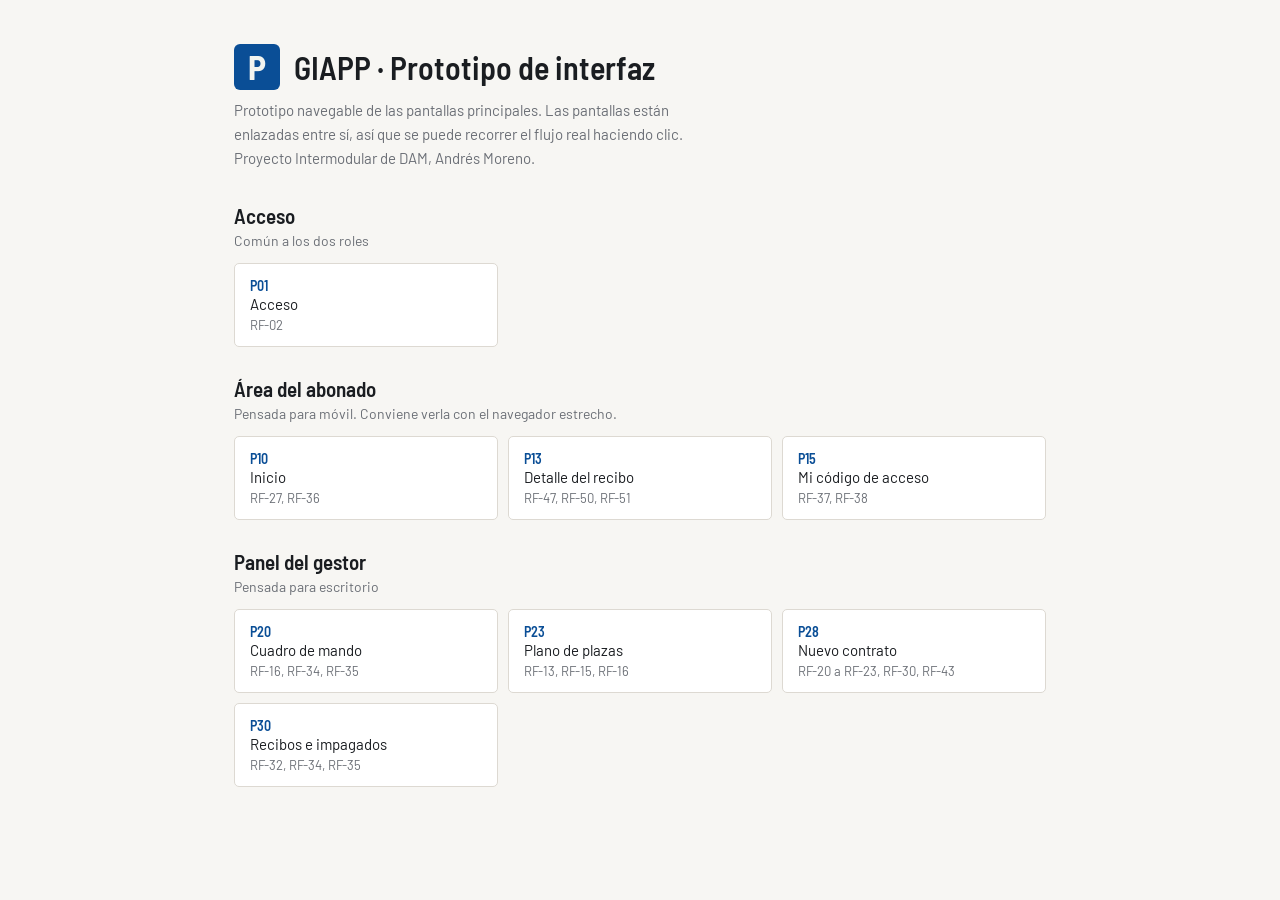
<file: docs/wireframes/index.html>
<!DOCTYPE html>
<html lang="es">
<head>
<meta charset="utf-8">
<meta name="viewport" content="width=device-width, initial-scale=1">
<title>GIAPP · Prototipo de interfaz</title>
<link rel="preconnect" href="https://fonts.googleapis.com">
<link rel="preconnect" href="https://fonts.gstatic.com" crossorigin>
<link href="https://fonts.googleapis.com/css2?family=Barlow:wght@400;500;600&family=Barlow+Semi+Condensed:wght@500;600;700&display=swap" rel="stylesheet">
<link rel="stylesheet" href="estilos.css">
<style>
	.hoja { max-width: 860px; margin: 0 auto; padding: 44px 24px 70px; }

	.titular { display: flex; align-items: center; gap: 14px; margin-bottom: 8px; }

	.titular .p {
		width: 46px;
		height: 46px;
		border-radius: 6px;
		background: var(--azul);
		color: var(--linea);
		font-family: 'Barlow Semi Condensed', sans-serif;
		font-weight: 700;
		font-size: 34px;
		line-height: 46px;
		text-align: center;
		flex: none;
	}

	.intro { color: var(--gris); max-width: 62ch; line-height: 1.6; margin: 0 0 34px; }

	.grupo-pantallas { margin-bottom: 30px; }
	.grupo-pantallas h2 { margin-bottom: 4px; }
	.grupo-pantallas .quien { color: var(--gris); font-size: 14px; margin: 0 0 14px; }

	.enlaces { display: grid; grid-template-columns: repeat(auto-fill, minmax(230px, 1fr)); gap: 10px; }

	.enlaces a {
		display: block;
		background: var(--blanco);
		border: 1px solid var(--borde);
		border-radius: 5px;
		padding: 13px 15px;
		text-decoration: none;
		color: var(--tinta);
	}

	.enlaces a:hover { border-color: var(--azul); background: var(--azul-suave); }

	.enlaces .ref {
		font-family: 'Barlow Semi Condensed', sans-serif;
		font-weight: 600;
		font-size: 14px;
		color: var(--azul);
	}

	.enlaces .que { font-size: 15px; margin-top: 1px; }
	.enlaces .rf { font-size: 13px; color: var(--gris); margin-top: 4px; }
</style>
</head>
<body>

<div class="hoja">

	<div class="titular">
		<div class="p">P</div>
		<h1>GIAPP · Prototipo de interfaz</h1>
	</div>

	<p class="intro">
		Prototipo navegable de las pantallas principales. Las pantallas están enlazadas entre sí,
		así que se puede recorrer el flujo real haciendo clic. Proyecto Intermodular de DAM, Andrés Moreno.
	</p>

	<section class="grupo-pantallas">
		<h2>Acceso</h2>
		<p class="quien">Común a los dos roles</p>
		<div class="enlaces">
			<a href="P01-login.html">
				<div class="ref">P01</div>
				<div class="que">Acceso</div>
				<div class="rf">RF-02</div>
			</a>
		</div>
	</section>

	<section class="grupo-pantallas">
		<h2>Área del abonado</h2>
		<p class="quien">Pensada para móvil. Conviene verla con el navegador estrecho.</p>
		<div class="enlaces">
			<a href="P10-inicio-cliente.html">
				<div class="ref">P10</div>
				<div class="que">Inicio</div>
				<div class="rf">RF-27, RF-36</div>
			</a>
			<a href="P13-recibo-cliente.html">
				<div class="ref">P13</div>
				<div class="que">Detalle del recibo</div>
				<div class="rf">RF-47, RF-50, RF-51</div>
			</a>
			<a href="P15-qr-cliente.html">
				<div class="ref">P15</div>
				<div class="que">Mi código de acceso</div>
				<div class="rf">RF-37, RF-38</div>
			</a>
		</div>
	</section>

	<section class="grupo-pantallas">
		<h2>Panel del gestor</h2>
		<p class="quien">Pensada para escritorio</p>
		<div class="enlaces">
			<a href="P20-cuadro-mando.html">
				<div class="ref">P20</div>
				<div class="que">Cuadro de mando</div>
				<div class="rf">RF-16, RF-34, RF-35</div>
			</a>
			<a href="P23-plano-plazas.html">
				<div class="ref">P23</div>
				<div class="que">Plano de plazas</div>
				<div class="rf">RF-13, RF-15, RF-16</div>
			</a>
			<a href="P28-alta-contrato.html">
				<div class="ref">P28</div>
				<div class="que">Nuevo contrato</div>
				<div class="rf">RF-20 a RF-23, RF-30, RF-43</div>
			</a>
			<a href="P30-impagados.html">
				<div class="ref">P30</div>
				<div class="que">Recibos e impagados</div>
				<div class="rf">RF-32, RF-34, RF-35</div>
			</a>
		</div>
	</section>

</div>

</body>
</html>
</file>
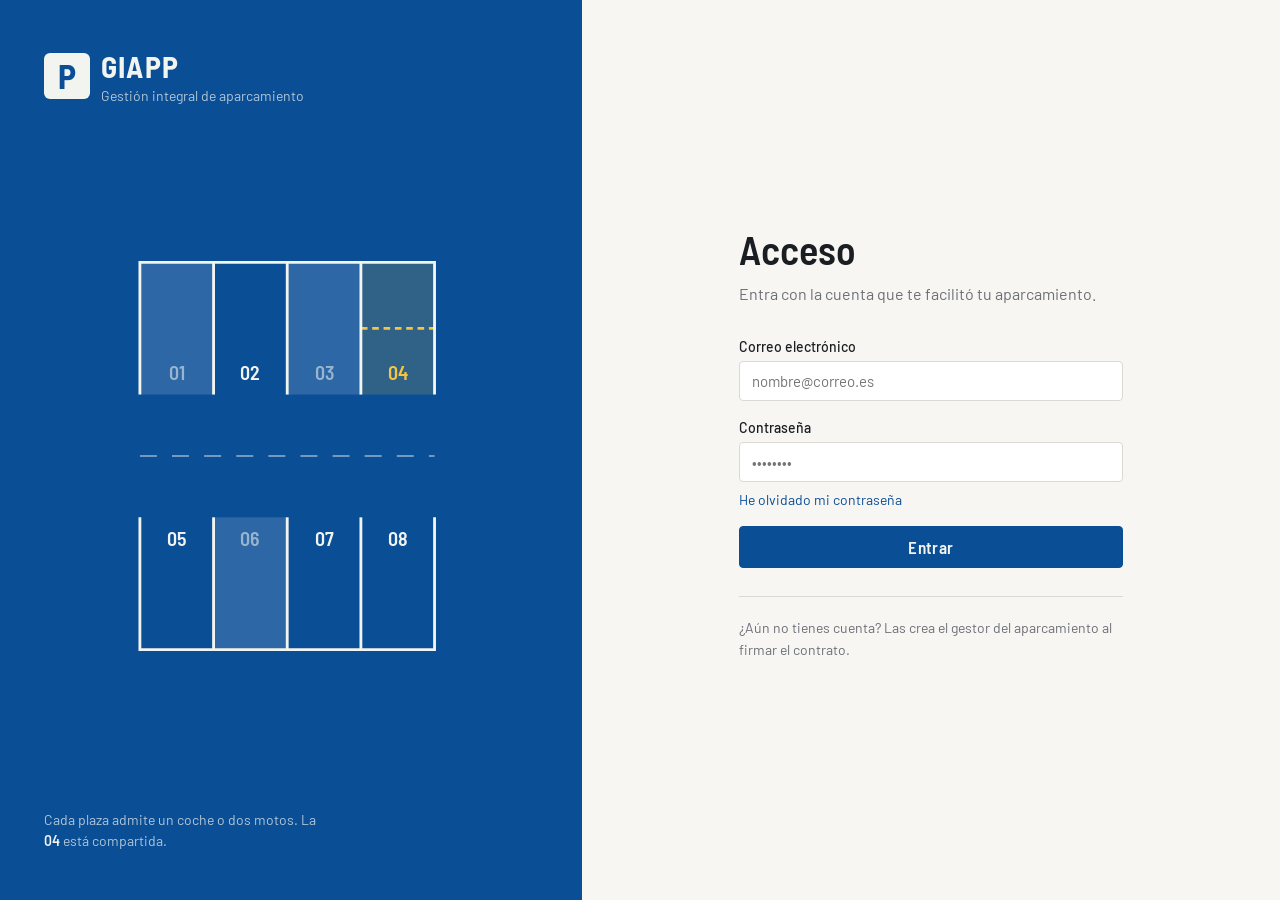
<file: docs/wireframes/P01-login.html>
<!DOCTYPE html>
<html lang="es">
<head>
<meta charset="utf-8">
<meta name="viewport" content="width=device-width, initial-scale=1">
<title>GIAPP · P01 Acceso</title>
<link rel="preconnect" href="https://fonts.googleapis.com">
<link rel="preconnect" href="https://fonts.gstatic.com" crossorigin>
<link href="https://fonts.googleapis.com/css2?family=Barlow:wght@400;500;600&family=Barlow+Semi+Condensed:wght@500;600;700&display=swap" rel="stylesheet">
<link rel="stylesheet" href="estilos.css">
<style>
	.pantalla {
		display: grid;
		grid-template-columns: minmax(0, 5fr) minmax(0, 6fr);
		min-height: 100vh;
	}

	.panel {
		background: var(--azul);
		color: var(--linea);
		padding: 48px 44px;
		display: flex;
		flex-direction: column;
		justify-content: space-between;
		gap: 40px;
	}

	.panel .marca { padding: 0; }
	.panel .marca .p { width: 46px; height: 46px; font-size: 34px; line-height: 46px; border-radius: 6px; }
	.panel .marca .nombre { font-size: 30px; }
	.panel .marca .sub { font-size: 14px; color: rgba(242, 244, 240, 0.72); margin-top: 3px; }

	.dibujo { flex: 1; display: flex; align-items: center; justify-content: center; min-height: 0; }
	.dibujo svg { width: 100%; max-width: 340px; height: auto; }

	.pie { font-size: 14px; line-height: 1.55; color: rgba(242, 244, 240, 0.72); max-width: 34ch; margin: 0; }
	.pie strong { color: var(--linea); font-weight: 600; }

	.acceso { display: flex; align-items: center; justify-content: center; padding: 48px 40px; }
	.formulario { width: 100%; max-width: 384px; }

	.formulario h1 { font-size: 40px; margin-bottom: 10px; }
	.entradilla { font-size: 16px; color: var(--gris); margin: 0 0 32px; line-height: 1.5; }

	.olvido { display: block; font-size: 14px; margin-top: 9px; text-decoration: none; }
	.olvido:hover { text-decoration: underline; }

	.nota-pie {
		margin-top: 28px;
		padding-top: 20px;
		border-top: 1px solid var(--borde);
		font-size: 14px;
		line-height: 1.55;
		color: var(--gris);
	}

	@media (max-width: 860px) {
		.pantalla { grid-template-columns: 1fr; }
		.panel { padding: 24px; gap: 0; flex-direction: row; align-items: center; }
		.dibujo, .pie { display: none; }
		.acceso { align-items: flex-start; padding: 40px 24px; }
		.formulario h1 { font-size: 34px; }
	}
</style>
</head>
<body>

<div class="pantalla">

	<section class="panel">
		<div class="marca">
			<div class="p">P</div>
			<div>
				<div class="nombre">GIAPP</div>
				<div class="sub">Gestión integral de aparcamiento</div>
			</div>
		</div>

		<div class="dibujo">
			<svg viewBox="0 0 360 470" role="img" aria-label="Plano esquemático de una planta con ocho plazas, tres ocupadas y una compartida por dos motos">
				<g>
					<rect x="20" y="30" width="78" height="140" fill="#ffffff" fill-opacity="0.14"/>
					<rect x="176" y="30" width="78" height="140" fill="#ffffff" fill-opacity="0.14"/>
					<rect x="254" y="30" width="78" height="140" fill="#f5c542" fill-opacity="0.16"/>
					<line x1="254" y1="100" x2="332" y2="100" stroke="#f5c542" stroke-width="3" stroke-dasharray="7 5"/>

					<path d="M20 170 V30 H332 V170" fill="none" stroke="#f2f4f0" stroke-width="3"/>
					<line x1="98" y1="30" x2="98" y2="170" stroke="#f2f4f0" stroke-width="3"/>
					<line x1="176" y1="30" x2="176" y2="170" stroke="#f2f4f0" stroke-width="3"/>
					<line x1="254" y1="30" x2="254" y2="170" stroke="#f2f4f0" stroke-width="3"/>

					<g font-family="Barlow Semi Condensed, sans-serif" font-size="21" font-weight="600" text-anchor="middle">
						<text x="59" y="155" fill="#f2f4f0" fill-opacity="0.55">01</text>
						<text x="137" y="155" fill="#f2f4f0">02</text>
						<text x="215" y="155" fill="#f2f4f0" fill-opacity="0.55">03</text>
						<text x="293" y="155" fill="#f5c542">04</text>
					</g>
				</g>

				<line x1="20" y1="235" x2="332" y2="235" stroke="#f2f4f0" stroke-width="2" stroke-dasharray="18 16" stroke-opacity="0.45"/>

				<g>
					<rect x="98" y="300" width="78" height="140" fill="#ffffff" fill-opacity="0.14"/>

					<path d="M20 300 V440 H332 V300" fill="none" stroke="#f2f4f0" stroke-width="3"/>
					<line x1="98" y1="300" x2="98" y2="440" stroke="#f2f4f0" stroke-width="3"/>
					<line x1="176" y1="300" x2="176" y2="440" stroke="#f2f4f0" stroke-width="3"/>
					<line x1="254" y1="300" x2="254" y2="440" stroke="#f2f4f0" stroke-width="3"/>

					<g font-family="Barlow Semi Condensed, sans-serif" font-size="21" font-weight="600" text-anchor="middle">
						<text x="59" y="330" fill="#f2f4f0">05</text>
						<text x="137" y="330" fill="#f2f4f0" fill-opacity="0.55">06</text>
						<text x="215" y="330" fill="#f2f4f0">07</text>
						<text x="293" y="330" fill="#f2f4f0">08</text>
					</g>
				</g>
			</svg>
		</div>

		<p class="pie">
			Cada plaza admite un coche o dos motos. La <strong>04</strong> está compartida.
		</p>
	</section>

	<main class="acceso">
		<form class="formulario" action="P20-cuadro-mando.html" method="get">
			<h1>Acceso</h1>
			<p class="entradilla">Entra con la cuenta que te facilitó tu aparcamiento.</p>

			<div class="campo">
				<label for="correo">Correo electrónico</label>
				<input type="email" id="correo" name="correo" autocomplete="email" placeholder="nombre@correo.es">
			</div>

			<div class="campo">
				<label for="clave">Contraseña</label>
				<input type="password" id="clave" name="clave" autocomplete="current-password" placeholder="••••••••">
				<a class="olvido" href="#">He olvidado mi contraseña</a>
			</div>

			<button class="boton ancho" type="submit" style="margin-top:12px">Entrar</button>

			<p class="nota-pie">
				¿Aún no tienes cuenta? Las crea el gestor del aparcamiento al firmar el contrato.
			</p>
		</form>
	</main>

</div>

</body>
</html>
</file>
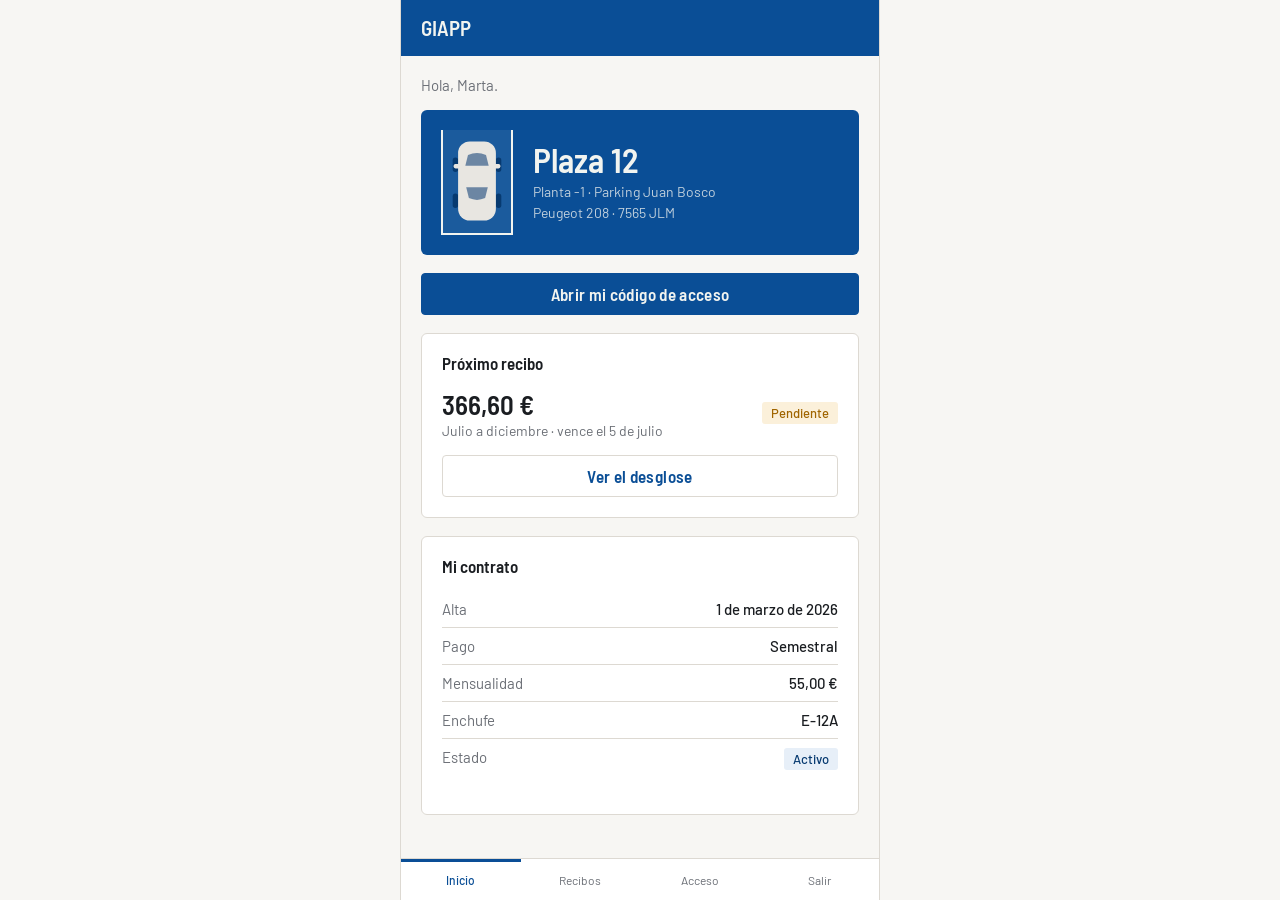
<file: docs/wireframes/P10-inicio-cliente.html>
<!DOCTYPE html>
<html lang="es">
<head>
<meta charset="utf-8">
<meta name="viewport" content="width=device-width, initial-scale=1">
<title>GIAPP · P10 Inicio</title>
<link rel="preconnect" href="https://fonts.googleapis.com">
<link rel="preconnect" href="https://fonts.gstatic.com" crossorigin>
<link href="https://fonts.googleapis.com/css2?family=Barlow:wght@400;500;600&family=Barlow+Semi+Condensed:wght@500;600;700&display=swap" rel="stylesheet">
<link rel="stylesheet" href="estilos.css">
<style>
	.saludo { font-size: 15px; color: var(--gris); margin: 0 0 16px; }

	.mi-plaza {
		background: var(--azul);
		color: var(--linea);
		border-radius: 6px;
		padding: 20px;
		display: flex;
		align-items: center;
		gap: 20px;
		margin-bottom: 18px;
	}

	.mi-plaza .hueco {
		width: 72px;
		flex: none;
		border: 2px solid var(--linea);
		border-top: none;
		padding: 6px 7px 7px;
		background: rgba(255, 255, 255, 0.07);
	}

	.mi-plaza .hueco svg { width: 100%; height: auto; display: block; }

	.mi-plaza .numero {
		font-family: 'Barlow Semi Condensed', sans-serif;
		font-weight: 600;
		font-size: 34px;
		line-height: 1.05;
	}

	.mi-plaza .detalle { font-size: 14px; color: rgba(242, 244, 240, 0.78); line-height: 1.5; margin-top: 4px; }

	.aviso-pago {
		display: flex;
		justify-content: space-between;
		align-items: center;
		gap: 14px;
		flex-wrap: wrap;
	}

	.importe {
		font-family: 'Barlow Semi Condensed', sans-serif;
		font-weight: 600;
		font-size: 27px;
	}
</style>
</head>
<body>

<div class="movil">

	<header class="barra">
		<h1>GIAPP</h1>
	</header>

	<main class="cuerpo">

		<p class="saludo">Hola, Marta.</p>

		<div class="mi-plaza">
			<div class="hueco">
				<svg viewBox="0 0 60 100" aria-hidden="true">
					<rect x="3" y="24" width="6" height="16" rx="3" fill="#073a70"/>
					<rect x="51" y="24" width="6" height="16" rx="3" fill="#073a70"/>
					<rect x="3" y="64" width="6" height="16" rx="3" fill="#073a70"/>
					<rect x="51" y="64" width="6" height="16" rx="3" fill="#073a70"/>
					<rect x="4" y="31" width="7" height="5" rx="2" fill="#e8e6e1"/>
					<rect x="49" y="31" width="7" height="5" rx="2" fill="#e8e6e1"/>
					<rect x="9" y="6" width="42" height="88" rx="13" fill="#e8e6e1"/>
					<path d="M17 33 L43 33 L40 21 Q30 17 20 21 Z" fill="#6c86a3"/>
					<path d="M18 57 L42 57 L39 69 Q30 73 21 69 Z" fill="#6c86a3"/>
				</svg>
			</div>
			<div>
				<div class="numero">Plaza 12</div>
				<div class="detalle">
					Planta -1 · Parking Juan Bosco<br>
					Peugeot 208 · 7565 JLM
				</div>
			</div>
		</div>

		<a class="boton ancho" href="P15-qr-cliente.html">Abrir mi código de acceso</a>

		<div class="tarjeta" style="margin-top:18px">
			<h3>Próximo recibo</h3>
			<div class="aviso-pago">
				<div>
					<div class="importe">366,60 €</div>
					<div style="font-size:14px;color:var(--gris);margin-top:2px">Julio a diciembre · vence el 5 de julio</div>
				</div>
				<span class="estado pendiente">Pendiente</span>
			</div>
			<a class="boton secundario ancho" style="margin-top:16px" href="P13-recibo-cliente.html">Ver el desglose</a>
		</div>

		<div class="tarjeta">
			<h3>Mi contrato</h3>
			<dl class="lista-datos">
				<div><dt>Alta</dt><dd>1 de marzo de 2026</dd></div>
				<div><dt>Pago</dt><dd>Semestral</dd></div>
				<div><dt>Mensualidad</dt><dd>55,00 €</dd></div>
				<div><dt>Enchufe</dt><dd>E-12A</dd></div>
				<div><dt>Estado</dt><dd><span class="estado activo">Activo</span></dd></div>
			</dl>
		</div>

	</main>

	<nav class="pestanas">
		<a class="activo" href="P10-inicio-cliente.html">Inicio</a>
		<a href="P13-recibo-cliente.html">Recibos</a>
		<a href="P15-qr-cliente.html">Acceso</a>
		<a href="P01-login.html">Salir</a>
	</nav>

</div>

</body>
</html>
</file>
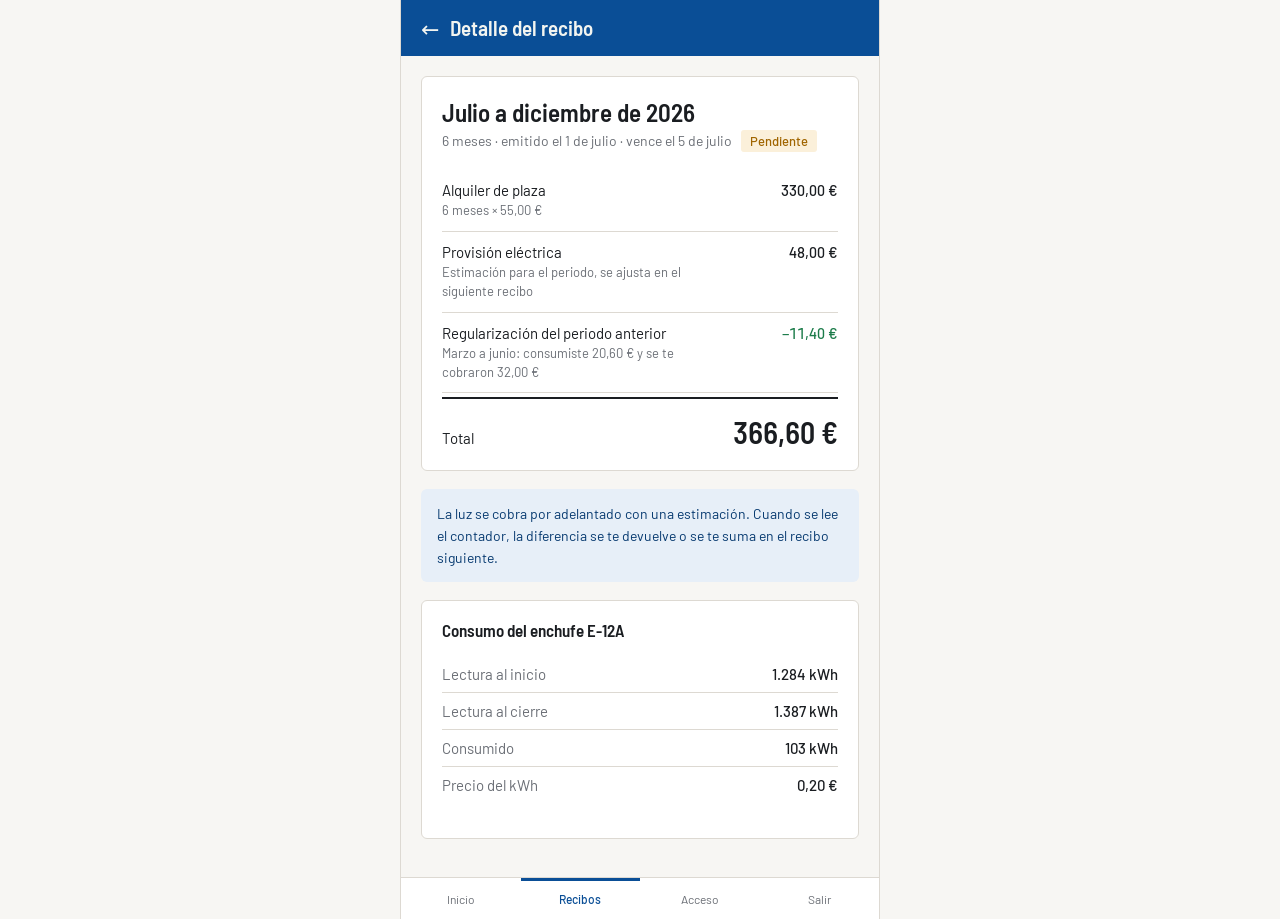
<file: docs/wireframes/P13-recibo-cliente.html>
<!DOCTYPE html>
<html lang="es">
<head>
<meta charset="utf-8">
<meta name="viewport" content="width=device-width, initial-scale=1">
<title>GIAPP · P13 Detalle del recibo</title>
<link rel="preconnect" href="https://fonts.googleapis.com">
<link rel="preconnect" href="https://fonts.gstatic.com" crossorigin>
<link href="https://fonts.googleapis.com/css2?family=Barlow:wght@400;500;600&family=Barlow+Semi+Condensed:wght@500;600;700&display=swap" rel="stylesheet">
<link rel="stylesheet" href="estilos.css">
<style>
	.periodo {
		font-family: 'Barlow Semi Condensed', sans-serif;
		font-weight: 600;
		font-size: 25px;
		margin-bottom: 3px;
	}

	.desglose > div {
		display: flex;
		justify-content: space-between;
		gap: 14px;
		padding: 11px 0;
		border-bottom: 1px solid var(--borde);
	}

	.desglose .concepto { max-width: 62%; }
	.desglose .matiz { font-size: 13px; color: var(--gris); margin-top: 2px; line-height: 1.45; }
	.desglose .cantidad { font-variant-numeric: tabular-nums; font-weight: 500; white-space: nowrap; }
	.desglose .abono { color: var(--ok); }

	.total {
		display: flex;
		justify-content: space-between;
		align-items: baseline;
		gap: 14px;
		padding-top: 15px;
		margin-top: 4px;
		border-top: 2px solid var(--tinta);
	}

	.total .cifra {
		font-family: 'Barlow Semi Condensed', sans-serif;
		font-weight: 600;
		font-size: 30px;
		font-variant-numeric: tabular-nums;
	}

	.explica {
		background: var(--azul-suave);
		border-radius: 6px;
		padding: 14px 16px;
		font-size: 14px;
		line-height: 1.55;
		color: var(--azul-hondo);
	}
</style>
</head>
<body>

<div class="movil">

	<header class="barra">
		<a class="volver" href="P10-inicio-cliente.html" aria-label="Volver">←</a>
		<h1>Detalle del recibo</h1>
	</header>

	<main class="cuerpo">

		<div class="tarjeta">
			<div class="periodo">Julio a diciembre de 2026</div>
			<div style="font-size:14px;color:var(--gris);margin-bottom:18px">
				6 meses · emitido el 1 de julio · vence el 5 de julio
				<span class="estado pendiente" style="margin-left:6px">Pendiente</span>
			</div>

			<div class="desglose">
				<div>
					<div class="concepto">
						Alquiler de plaza
						<div class="matiz">6 meses × 55,00 €</div>
					</div>
					<div class="cantidad">330,00 €</div>
				</div>
				<div>
					<div class="concepto">
						Provisión eléctrica
						<div class="matiz">Estimación para el periodo, se ajusta en el siguiente recibo</div>
					</div>
					<div class="cantidad">48,00 €</div>
				</div>
				<div>
					<div class="concepto">
						Regularización del periodo anterior
						<div class="matiz">Marzo a junio: consumiste 20,60 € y se te cobraron 32,00 €</div>
					</div>
					<div class="cantidad abono">−11,40 €</div>
				</div>
			</div>

			<div class="total">
				<div>Total</div>
				<div class="cifra">366,60 €</div>
			</div>
		</div>

		<div class="explica">
			La luz se cobra por adelantado con una estimación. Cuando se lee el contador,
			la diferencia se te devuelve o se te suma en el recibo siguiente.
		</div>

		<div class="tarjeta" style="margin-top:18px">
			<h3>Consumo del enchufe E-12A</h3>
			<dl class="lista-datos">
				<div><dt>Lectura al inicio</dt><dd>1.284 kWh</dd></div>
				<div><dt>Lectura al cierre</dt><dd>1.387 kWh</dd></div>
				<div><dt>Consumido</dt><dd>103 kWh</dd></div>
				<div><dt>Precio del kWh</dt><dd>0,20 €</dd></div>
			</dl>
		</div>

	</main>

	<nav class="pestanas">
		<a href="P10-inicio-cliente.html">Inicio</a>
		<a class="activo" href="P13-recibo-cliente.html">Recibos</a>
		<a href="P15-qr-cliente.html">Acceso</a>
		<a href="P01-login.html">Salir</a>
	</nav>

</div>

</body>
</html>
</file>
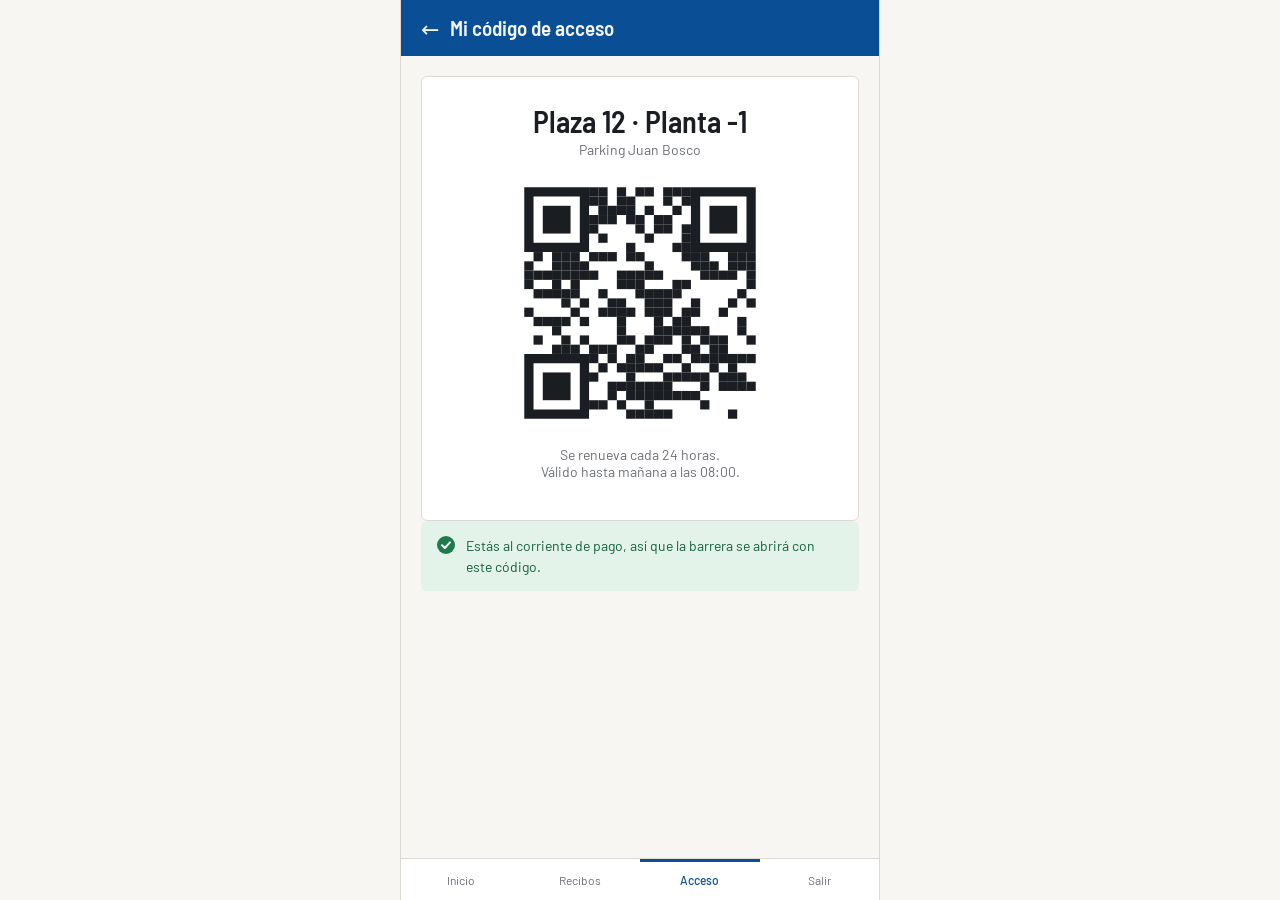
<file: docs/wireframes/P15-qr-cliente.html>
<!DOCTYPE html>
<html lang="es">
<head>
<meta charset="utf-8">
<meta name="viewport" content="width=device-width, initial-scale=1">
<title>GIAPP · P15 Mi código de acceso</title>
<link rel="preconnect" href="https://fonts.googleapis.com">
<link rel="preconnect" href="https://fonts.gstatic.com" crossorigin>
<link href="https://fonts.googleapis.com/css2?family=Barlow:wght@400;500;600&family=Barlow+Semi+Condensed:wght@500;600;700&display=swap" rel="stylesheet">
<link rel="stylesheet" href="estilos.css">
<style>
	.codigo {
		background: var(--blanco);
		border: 1px solid var(--borde);
		border-radius: 6px;
		padding: 26px;
		text-align: center;
	}

	.codigo svg {
		width: 100%;
		max-width: 250px;
		height: auto;
		display: block;
		margin: 0 auto;
	}

	.caduca {
		font-size: 14px;
		color: var(--gris);
		margin-top: 18px;
	}

	.plaza-grande {
		font-family: 'Barlow Semi Condensed', sans-serif;
		font-weight: 600;
		font-size: 30px;
		margin-bottom: 2px;
	}

	.al-corriente {
		display: flex;
		gap: 11px;
		align-items: flex-start;
		background: var(--ok-fondo);
		border-radius: 6px;
		padding: 14px 16px;
		font-size: 14px;
		line-height: 1.5;
		color: #14603a;
	}

	.al-corriente svg { flex: none; margin-top: 1px; }
</style>
</head>
<body>

<div class="movil">

	<header class="barra">
		<a class="volver" href="P10-inicio-cliente.html" aria-label="Volver">←</a>
		<h1>Mi código de acceso</h1>
	</header>

	<main class="cuerpo">

		<div class="codigo">
			<div class="plaza-grande">Plaza 12 · Planta -1</div>
			<div style="font-size:14px;color:var(--gris);margin-bottom:20px">Parking Juan Bosco</div>

			<svg viewBox="-1 -1 27 27" role="img" aria-label="Código QR de acceso">
				<rect x="-1" y="-1" width="27" height="27" fill="#ffffff"/>
				<g fill="#1a1d21"><rect x="7" y="0" width="1" height="1"/><rect x="8" y="0" width="1" height="1"/><rect x="10" y="0" width="1" height="1"/><rect x="12" y="0" width="1" height="1"/><rect x="13" y="0" width="1" height="1"/><rect x="15" y="0" width="1" height="1"/><rect x="16" y="0" width="1" height="1"/><rect x="17" y="0" width="1" height="1"/><rect x="7" y="1" width="1" height="1"/><rect x="8" y="1" width="1" height="1"/><rect x="10" y="1" width="1" height="1"/><rect x="11" y="1" width="1" height="1"/><rect x="15" y="1" width="1" height="1"/><rect x="17" y="1" width="1" height="1"/><rect x="8" y="2" width="1" height="1"/><rect x="9" y="2" width="1" height="1"/><rect x="10" y="2" width="1" height="1"/><rect x="11" y="2" width="1" height="1"/><rect x="13" y="2" width="1" height="1"/><rect x="16" y="2" width="1" height="1"/><rect x="7" y="3" width="1" height="1"/><rect x="8" y="3" width="1" height="1"/><rect x="9" y="3" width="1" height="1"/><rect x="11" y="3" width="1" height="1"/><rect x="12" y="3" width="1" height="1"/><rect x="14" y="3" width="1" height="1"/><rect x="15" y="3" width="1" height="1"/><rect x="7" y="4" width="1" height="1"/><rect x="12" y="4" width="1" height="1"/><rect x="14" y="4" width="1" height="1"/><rect x="15" y="4" width="1" height="1"/><rect x="17" y="4" width="1" height="1"/><rect x="8" y="5" width="1" height="1"/><rect x="13" y="5" width="1" height="1"/><rect x="17" y="5" width="1" height="1"/><rect x="11" y="6" width="1" height="1"/><rect x="16" y="6" width="1" height="1"/><rect x="17" y="6" width="1" height="1"/><rect x="1" y="7" width="1" height="1"/><rect x="3" y="7" width="1" height="1"/><rect x="4" y="7" width="1" height="1"/><rect x="5" y="7" width="1" height="1"/><rect x="7" y="7" width="1" height="1"/><rect x="8" y="7" width="1" height="1"/><rect x="9" y="7" width="1" height="1"/><rect x="11" y="7" width="1" height="1"/><rect x="12" y="7" width="1" height="1"/><rect x="17" y="7" width="1" height="1"/><rect x="18" y="7" width="1" height="1"/><rect x="19" y="7" width="1" height="1"/><rect x="22" y="7" width="1" height="1"/><rect x="23" y="7" width="1" height="1"/><rect x="24" y="7" width="1" height="1"/><rect x="0" y="8" width="1" height="1"/><rect x="3" y="8" width="1" height="1"/><rect x="4" y="8" width="1" height="1"/><rect x="5" y="8" width="1" height="1"/><rect x="6" y="8" width="1" height="1"/><rect x="13" y="8" width="1" height="1"/><rect x="18" y="8" width="1" height="1"/><rect x="19" y="8" width="1" height="1"/><rect x="20" y="8" width="1" height="1"/><rect x="22" y="8" width="1" height="1"/><rect x="23" y="8" width="1" height="1"/><rect x="24" y="8" width="1" height="1"/><rect x="0" y="9" width="1" height="1"/><rect x="1" y="9" width="1" height="1"/><rect x="2" y="9" width="1" height="1"/><rect x="3" y="9" width="1" height="1"/><rect x="4" y="9" width="1" height="1"/><rect x="5" y="9" width="1" height="1"/><rect x="6" y="9" width="1" height="1"/><rect x="7" y="9" width="1" height="1"/><rect x="10" y="9" width="1" height="1"/><rect x="11" y="9" width="1" height="1"/><rect x="12" y="9" width="1" height="1"/><rect x="13" y="9" width="1" height="1"/><rect x="14" y="9" width="1" height="1"/><rect x="19" y="9" width="1" height="1"/><rect x="20" y="9" width="1" height="1"/><rect x="21" y="9" width="1" height="1"/><rect x="22" y="9" width="1" height="1"/><rect x="24" y="9" width="1" height="1"/><rect x="0" y="10" width="1" height="1"/><rect x="3" y="10" width="1" height="1"/><rect x="5" y="10" width="1" height="1"/><rect x="10" y="10" width="1" height="1"/><rect x="11" y="10" width="1" height="1"/><rect x="12" y="10" width="1" height="1"/><rect x="16" y="10" width="1" height="1"/><rect x="17" y="10" width="1" height="1"/><rect x="24" y="10" width="1" height="1"/><rect x="1" y="11" width="1" height="1"/><rect x="2" y="11" width="1" height="1"/><rect x="3" y="11" width="1" height="1"/><rect x="4" y="11" width="1" height="1"/><rect x="5" y="11" width="1" height="1"/><rect x="8" y="11" width="1" height="1"/><rect x="12" y="11" width="1" height="1"/><rect x="13" y="11" width="1" height="1"/><rect x="14" y="11" width="1" height="1"/><rect x="15" y="11" width="1" height="1"/><rect x="16" y="11" width="1" height="1"/><rect x="23" y="11" width="1" height="1"/><rect x="4" y="12" width="1" height="1"/><rect x="6" y="12" width="1" height="1"/><rect x="9" y="12" width="1" height="1"/><rect x="10" y="12" width="1" height="1"/><rect x="13" y="12" width="1" height="1"/><rect x="14" y="12" width="1" height="1"/><rect x="15" y="12" width="1" height="1"/><rect x="18" y="12" width="1" height="1"/><rect x="22" y="12" width="1" height="1"/><rect x="24" y="12" width="1" height="1"/><rect x="0" y="13" width="1" height="1"/><rect x="5" y="13" width="1" height="1"/><rect x="8" y="13" width="1" height="1"/><rect x="9" y="13" width="1" height="1"/><rect x="10" y="13" width="1" height="1"/><rect x="11" y="13" width="1" height="1"/><rect x="13" y="13" width="1" height="1"/><rect x="14" y="13" width="1" height="1"/><rect x="15" y="13" width="1" height="1"/><rect x="17" y="13" width="1" height="1"/><rect x="18" y="13" width="1" height="1"/><rect x="21" y="13" width="1" height="1"/><rect x="1" y="14" width="1" height="1"/><rect x="2" y="14" width="1" height="1"/><rect x="3" y="14" width="1" height="1"/><rect x="4" y="14" width="1" height="1"/><rect x="6" y="14" width="1" height="1"/><rect x="10" y="14" width="1" height="1"/><rect x="14" y="14" width="1" height="1"/><rect x="16" y="14" width="1" height="1"/><rect x="17" y="14" width="1" height="1"/><rect x="23" y="14" width="1" height="1"/><rect x="3" y="15" width="1" height="1"/><rect x="10" y="15" width="1" height="1"/><rect x="14" y="15" width="1" height="1"/><rect x="15" y="15" width="1" height="1"/><rect x="16" y="15" width="1" height="1"/><rect x="17" y="15" width="1" height="1"/><rect x="18" y="15" width="1" height="1"/><rect x="19" y="15" width="1" height="1"/><rect x="23" y="15" width="1" height="1"/><rect x="1" y="16" width="1" height="1"/><rect x="4" y="16" width="1" height="1"/><rect x="6" y="16" width="1" height="1"/><rect x="10" y="16" width="1" height="1"/><rect x="11" y="16" width="1" height="1"/><rect x="13" y="16" width="1" height="1"/><rect x="14" y="16" width="1" height="1"/><rect x="15" y="16" width="1" height="1"/><rect x="17" y="16" width="1" height="1"/><rect x="19" y="16" width="1" height="1"/><rect x="20" y="16" width="1" height="1"/><rect x="21" y="16" width="1" height="1"/><rect x="24" y="16" width="1" height="1"/><rect x="3" y="17" width="1" height="1"/><rect x="4" y="17" width="1" height="1"/><rect x="5" y="17" width="1" height="1"/><rect x="7" y="17" width="1" height="1"/><rect x="8" y="17" width="1" height="1"/><rect x="9" y="17" width="1" height="1"/><rect x="12" y="17" width="1" height="1"/><rect x="13" y="17" width="1" height="1"/><rect x="17" y="17" width="1" height="1"/><rect x="18" y="17" width="1" height="1"/><rect x="20" y="17" width="1" height="1"/><rect x="21" y="17" width="1" height="1"/><rect x="7" y="18" width="1" height="1"/><rect x="9" y="18" width="1" height="1"/><rect x="11" y="18" width="1" height="1"/><rect x="12" y="18" width="1" height="1"/><rect x="15" y="18" width="1" height="1"/><rect x="16" y="18" width="1" height="1"/><rect x="18" y="18" width="1" height="1"/><rect x="19" y="18" width="1" height="1"/><rect x="20" y="18" width="1" height="1"/><rect x="21" y="18" width="1" height="1"/><rect x="22" y="18" width="1" height="1"/><rect x="23" y="18" width="1" height="1"/><rect x="24" y="18" width="1" height="1"/><rect x="8" y="19" width="1" height="1"/><rect x="10" y="19" width="1" height="1"/><rect x="11" y="19" width="1" height="1"/><rect x="12" y="19" width="1" height="1"/><rect x="13" y="19" width="1" height="1"/><rect x="14" y="19" width="1" height="1"/><rect x="17" y="19" width="1" height="1"/><rect x="20" y="19" width="1" height="1"/><rect x="22" y="19" width="1" height="1"/><rect x="7" y="20" width="1" height="1"/><rect x="11" y="20" width="1" height="1"/><rect x="15" y="20" width="1" height="1"/><rect x="16" y="20" width="1" height="1"/><rect x="17" y="20" width="1" height="1"/><rect x="18" y="20" width="1" height="1"/><rect x="19" y="20" width="1" height="1"/><rect x="21" y="20" width="1" height="1"/><rect x="22" y="20" width="1" height="1"/><rect x="23" y="20" width="1" height="1"/><rect x="9" y="21" width="1" height="1"/><rect x="10" y="21" width="1" height="1"/><rect x="11" y="21" width="1" height="1"/><rect x="12" y="21" width="1" height="1"/><rect x="13" y="21" width="1" height="1"/><rect x="14" y="21" width="1" height="1"/><rect x="15" y="21" width="1" height="1"/><rect x="19" y="21" width="1" height="1"/><rect x="21" y="21" width="1" height="1"/><rect x="22" y="21" width="1" height="1"/><rect x="23" y="21" width="1" height="1"/><rect x="24" y="21" width="1" height="1"/><rect x="9" y="22" width="1" height="1"/><rect x="11" y="22" width="1" height="1"/><rect x="12" y="22" width="1" height="1"/><rect x="13" y="22" width="1" height="1"/><rect x="14" y="22" width="1" height="1"/><rect x="15" y="22" width="1" height="1"/><rect x="16" y="22" width="1" height="1"/><rect x="17" y="22" width="1" height="1"/><rect x="18" y="22" width="1" height="1"/><rect x="7" y="23" width="1" height="1"/><rect x="8" y="23" width="1" height="1"/><rect x="10" y="23" width="1" height="1"/><rect x="13" y="23" width="1" height="1"/><rect x="19" y="23" width="1" height="1"/><rect x="11" y="24" width="1" height="1"/><rect x="12" y="24" width="1" height="1"/><rect x="13" y="24" width="1" height="1"/><rect x="14" y="24" width="1" height="1"/><rect x="15" y="24" width="1" height="1"/><rect x="22" y="24" width="1" height="1"/><path d="M0 0h7v7h-7z M1 1v5h5v-5z" fill-rule="evenodd"/><rect x="2" y="2" width="3" height="3"/><path d="M18 0h7v7h-7z M19 1v5h5v-5z" fill-rule="evenodd"/><rect x="20" y="2" width="3" height="3"/><path d="M0 18h7v7h-7z M1 19v5h5v-5z" fill-rule="evenodd"/><rect x="2" y="20" width="3" height="3"/></g>
			</svg>

			<p class="caduca">Se renueva cada 24 horas.<br>Válido hasta mañana a las 08:00.</p>
		</div>

		<div class="al-corriente">
			<svg width="18" height="18" viewBox="0 0 18 18" aria-hidden="true">
				<circle cx="9" cy="9" r="9" fill="#1c7c4a"/>
				<path d="M5 9.2 L7.8 12 L13 6.4" fill="none" stroke="#ffffff" stroke-width="2" stroke-linecap="round" stroke-linejoin="round"/>
			</svg>
			<div>Estás al corriente de pago, así que la barrera se abrirá con este código.</div>
		</div>

	</main>

	<nav class="pestanas">
		<a href="P10-inicio-cliente.html">Inicio</a>
		<a href="P13-recibo-cliente.html">Recibos</a>
		<a class="activo" href="P15-qr-cliente.html">Acceso</a>
		<a href="P01-login.html">Salir</a>
	</nav>

</div>

</body>
</html>
</file>
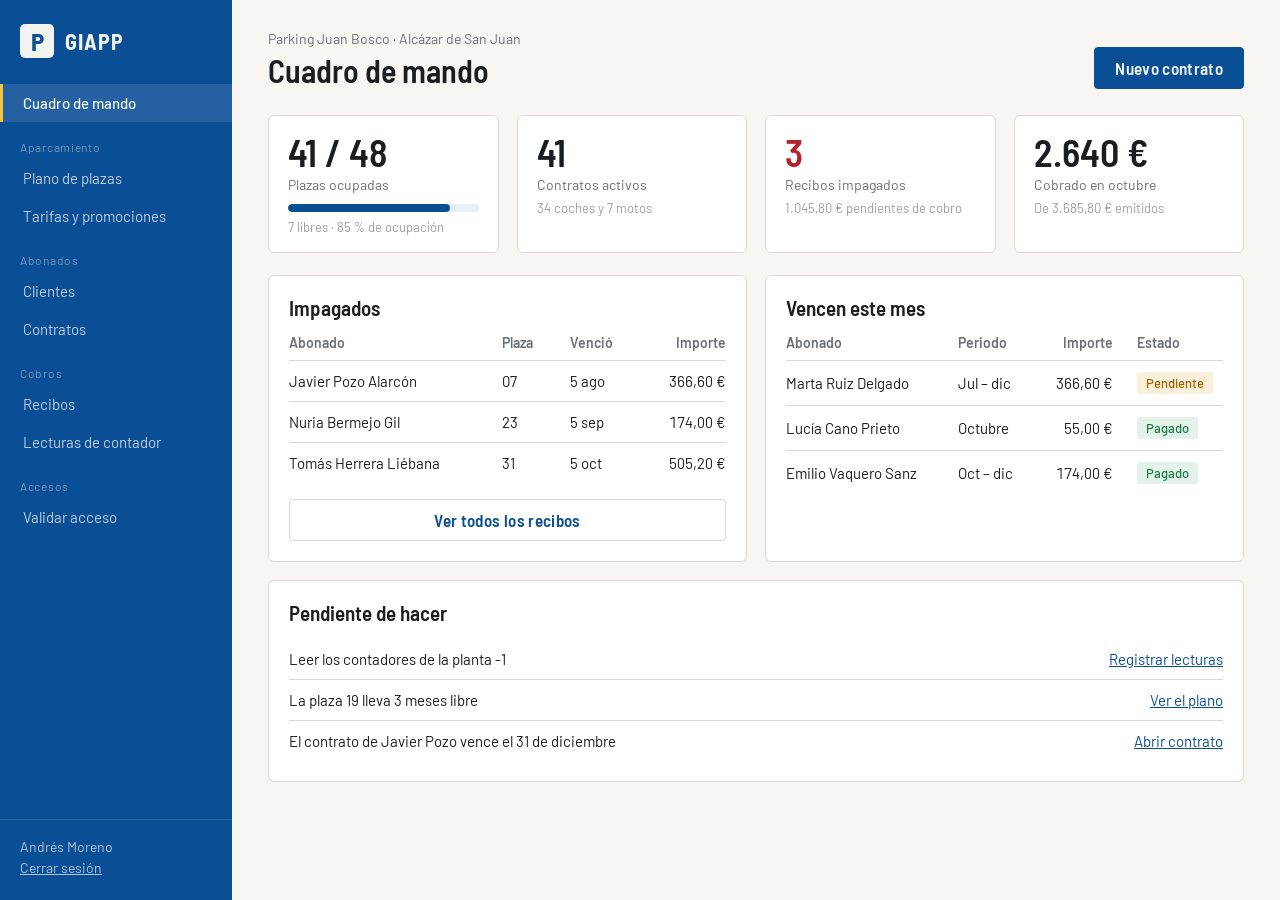
<file: docs/wireframes/P20-cuadro-mando.html>
<!DOCTYPE html>
<html lang="es">
<head>
<meta charset="utf-8">
<meta name="viewport" content="width=device-width, initial-scale=1">
<title>GIAPP · P20 Cuadro de mando</title>
<link rel="preconnect" href="https://fonts.googleapis.com">
<link rel="preconnect" href="https://fonts.gstatic.com" crossorigin>
<link href="https://fonts.googleapis.com/css2?family=Barlow:wght@400;500;600&family=Barlow+Semi+Condensed:wght@500;600;700&display=swap" rel="stylesheet">
<link rel="stylesheet" href="estilos.css">
</head>
<body>

<div class="app">

	<aside class="lateral">
		<div class="marca">
			<div class="p">P</div>
			<div class="nombre">GIAPP</div>
		</div>
		<nav class="menu">
			<a class="activo" href="P20-cuadro-mando.html">Cuadro de mando</a>
			<div class="grupo">Aparcamiento</div>
			<a href="P23-plano-plazas.html">Plano de plazas</a>
			<a href="#">Tarifas y promociones</a>
			<div class="grupo">Abonados</div>
			<a href="#">Clientes</a>
			<a href="P28-alta-contrato.html">Contratos</a>
			<div class="grupo">Cobros</div>
			<a href="P30-impagados.html">Recibos</a>
			<a href="#">Lecturas de contador</a>
			<div class="grupo">Accesos</div>
			<a href="#">Validar acceso</a>
		</nav>
		<div class="sesion">
			Andrés Moreno
			<a href="P01-login.html">Cerrar sesión</a>
		</div>
	</aside>

	<main class="principal">

		<div class="cabecera">
			<div>
				<div class="sitio">Parking Juan Bosco · Alcázar de San Juan</div>
				<h1>Cuadro de mando</h1>
			</div>
			<a class="boton" href="P28-alta-contrato.html">Nuevo contrato</a>
		</div>

		<div class="rejilla cuatro" style="margin-bottom:22px">
			<div class="metrica">
				<span class="cifra">41 / 48</span>
				<div class="rotulo">Plazas ocupadas</div>
				<div class="medidor"><span style="width:85%"></span></div>
				<div class="nota">7 libres · 85 % de ocupación</div>
			</div>
			<div class="metrica">
				<span class="cifra">41</span>
				<div class="rotulo">Contratos activos</div>
				<div class="nota">34 coches y 7 motos</div>
			</div>
			<div class="metrica alerta">
				<span class="cifra">3</span>
				<div class="rotulo">Recibos impagados</div>
				<div class="nota">1.045,80 € pendientes de cobro</div>
			</div>
			<div class="metrica">
				<span class="cifra">2.640 €</span>
				<div class="rotulo">Cobrado en octubre</div>
				<div class="nota">De 3.685,80 € emitidos</div>
			</div>
		</div>

		<div class="rejilla dos">

			<div class="tarjeta">
				<h2>Impagados</h2>
				<table>
					<thead>
						<tr>
							<th>Abonado</th>
							<th>Plaza</th>
							<th>Venció</th>
							<th class="num">Importe</th>
						</tr>
					</thead>
					<tbody>
						<tr>
							<td>Javier Pozo Alarcón</td>
							<td>07</td>
							<td>5 ago</td>
							<td class="num">366,60 €</td>
						</tr>
						<tr>
							<td>Nuria Bermejo Gil</td>
							<td>23</td>
							<td>5 sep</td>
							<td class="num">174,00 €</td>
						</tr>
						<tr>
							<td>Tomás Herrera Liébana</td>
							<td>31</td>
							<td>5 oct</td>
							<td class="num">505,20 €</td>
						</tr>
					</tbody>
				</table>
				<a class="boton secundario ancho" style="margin-top:16px" href="P30-impagados.html">Ver todos los recibos</a>
			</div>

			<div class="tarjeta">
				<h2>Vencen este mes</h2>
				<table>
					<thead>
						<tr>
							<th>Abonado</th>
							<th>Periodo</th>
							<th class="num">Importe</th>
							<th>Estado</th>
						</tr>
					</thead>
					<tbody>
						<tr>
							<td>Marta Ruiz Delgado</td>
							<td>Jul – dic</td>
							<td class="num">366,60 €</td>
							<td><span class="estado pendiente">Pendiente</span></td>
						</tr>
						<tr>
							<td>Lucía Cano Prieto</td>
							<td>Octubre</td>
							<td class="num">55,00 €</td>
							<td><span class="estado pagado">Pagado</span></td>
						</tr>
						<tr>
							<td>Emilio Vaquero Sanz</td>
							<td>Oct – dic</td>
							<td class="num">174,00 €</td>
							<td><span class="estado pagado">Pagado</span></td>
						</tr>
					</tbody>
				</table>
			</div>

		</div>

		<div class="tarjeta">
			<h2>Pendiente de hacer</h2>
			<table>
				<tbody>
					<tr>
						<td>Leer los contadores de la planta -1</td>
						<td class="num"><a href="#">Registrar lecturas</a></td>
					</tr>
					<tr>
						<td>La plaza 19 lleva 3 meses libre</td>
						<td class="num"><a href="P23-plano-plazas.html">Ver el plano</a></td>
					</tr>
					<tr>
						<td>El contrato de Javier Pozo vence el 31 de diciembre</td>
						<td class="num"><a href="#">Abrir contrato</a></td>
					</tr>
				</tbody>
			</table>
		</div>

	</main>

</div>

</body>
</html>
</file>
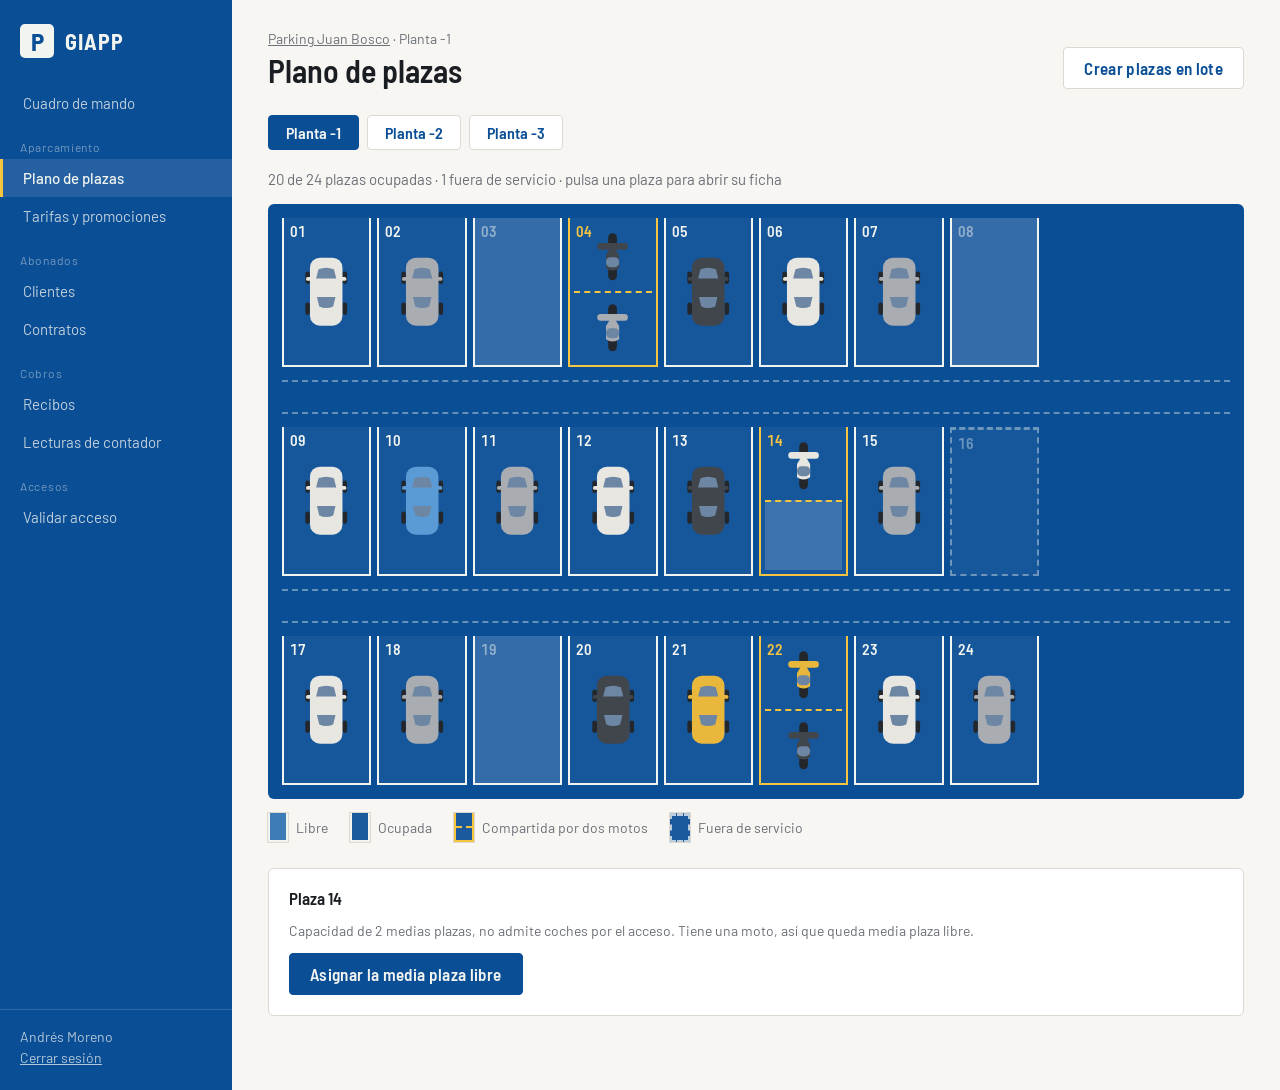
<file: docs/wireframes/P23-plano-plazas.html>
<!DOCTYPE html>
<html lang="es">
<head>
<meta charset="utf-8">
<meta name="viewport" content="width=device-width, initial-scale=1">
<title>GIAPP · P23 Plano de plazas</title>
<link rel="preconnect" href="https://fonts.googleapis.com">
<link rel="preconnect" href="https://fonts.gstatic.com" crossorigin>
<link href="https://fonts.googleapis.com/css2?family=Barlow:wght@400;500;600&family=Barlow+Semi+Condensed:wght@500;600;700&display=swap" rel="stylesheet">
<link rel="stylesheet" href="estilos.css">
<style>
	.plantas { display: flex; gap: 8px; margin-bottom: 20px; flex-wrap: wrap; }

	.plantas a {
		font-family: 'Barlow Semi Condensed', sans-serif;
		font-weight: 600;
		font-size: 16px;
		padding: 7px 17px;
		border: 1px solid var(--borde);
		border-radius: 4px;
		background: var(--blanco);
		color: var(--azul);
		text-decoration: none;
	}

	.plantas a.activo { background: var(--azul); border-color: var(--azul); color: var(--linea); }

	.pasillo {
		grid-column: 1 / -1;
		height: 34px;
		border-top: 2px dashed rgba(242, 244, 240, 0.4);
		border-bottom: 2px dashed rgba(242, 244, 240, 0.4);
		margin: 7px 0;
	}
</style>
</head>
<body>

<svg style="display:none" aria-hidden="true">
	<symbol id="coche" viewBox="0 0 60 100">
		<rect x="3" y="24" width="6" height="16" rx="3" fill="var(--rueda)"/>
		<rect x="51" y="24" width="6" height="16" rx="3" fill="var(--rueda)"/>
		<rect x="3" y="64" width="6" height="16" rx="3" fill="var(--rueda)"/>
		<rect x="51" y="64" width="6" height="16" rx="3" fill="var(--rueda)"/>
		<rect x="4" y="31" width="7" height="5" rx="2" fill="currentColor"/>
		<rect x="49" y="31" width="7" height="5" rx="2" fill="currentColor"/>
		<rect x="9" y="6" width="42" height="88" rx="13" fill="currentColor"/>
		<path d="M17 33 L43 33 L40 21 Q30 17 20 21 Z" fill="var(--cristal)"/>
		<path d="M18 57 L42 57 L39 69 Q30 73 21 69 Z" fill="var(--cristal)"/>
	</symbol>
	<symbol id="moto" viewBox="0 0 34 48">
		<rect x="13" y="3" width="8" height="13" rx="4" fill="var(--rueda)"/>
		<rect x="13" y="33" width="8" height="13" rx="4" fill="var(--rueda)"/>
		<rect x="3" y="12" width="28" height="6" rx="3" fill="currentColor"/>
		<path d="M17 13 L23 23 L23 35 Q17 39 11 35 L11 23 Z" fill="currentColor"/>
		<rect x="11" y="25" width="12" height="9" rx="4" fill="var(--cristal)"/>
	</symbol>
</svg>

<div class="app">

	<aside class="lateral">
		<div class="marca">
			<div class="p">P</div>
			<div class="nombre">GIAPP</div>
		</div>
		<nav class="menu">
			<a href="P20-cuadro-mando.html">Cuadro de mando</a>
			<div class="grupo">Aparcamiento</div>
			<a class="activo" href="P23-plano-plazas.html">Plano de plazas</a>
			<a href="#">Tarifas y promociones</a>
			<div class="grupo">Abonados</div>
			<a href="#">Clientes</a>
			<a href="P28-alta-contrato.html">Contratos</a>
			<div class="grupo">Cobros</div>
			<a href="P30-impagados.html">Recibos</a>
			<a href="#">Lecturas de contador</a>
			<div class="grupo">Accesos</div>
			<a href="#">Validar acceso</a>
		</nav>
		<div class="sesion">
			Andrés Moreno
			<a href="P01-login.html">Cerrar sesión</a>
		</div>
	</aside>

	<main class="principal">

		<div class="cabecera">
			<div>
				<div class="sitio"><a href="P20-cuadro-mando.html">Parking Juan Bosco</a> · Planta -1</div>
				<h1>Plano de plazas</h1>
			</div>
			<a class="boton secundario" href="#">Crear plazas en lote</a>
		</div>

		<div class="plantas">
			<a class="activo" href="#">Planta -1</a>
			<a href="#">Planta -2</a>
			<a href="#">Planta -3</a>
		</div>

		<p style="margin:0 0 16px;color:var(--gris)">
			20 de 24 plazas ocupadas · 1 fuera de servicio · pulsa una plaza para abrir su ficha
		</p>

		<div class="planta">

			<a class="plaza" href="#"><span class="num">01</span><svg class="v blanco" viewBox="0 0 60 100"><use href="#coche"/></svg></a>
			<a class="plaza" href="#"><span class="num">02</span><svg class="v gris" viewBox="0 0 60 100"><use href="#coche"/></svg></a>
			<a class="plaza libre" href="#"><span class="num">03</span></a>
			<a class="plaza media" href="#">
				<span class="num">04</span>
				<div class="mitad"><svg class="v negro" viewBox="0 0 34 48"><use href="#moto"/></svg></div>
				<div class="mitad"><svg class="v gris" viewBox="0 0 34 48"><use href="#moto"/></svg></div>
			</a>
			<a class="plaza" href="#"><span class="num">05</span><svg class="v negro" viewBox="0 0 60 100"><use href="#coche"/></svg></a>
			<a class="plaza" href="#"><span class="num">06</span><svg class="v blanco" viewBox="0 0 60 100"><use href="#coche"/></svg></a>
			<a class="plaza" href="#"><span class="num">07</span><svg class="v gris" viewBox="0 0 60 100"><use href="#coche"/></svg></a>
			<a class="plaza libre" href="#"><span class="num">08</span></a>

			<div class="pasillo"></div>

			<a class="plaza" href="#"><span class="num">09</span><svg class="v blanco" viewBox="0 0 60 100"><use href="#coche"/></svg></a>
			<a class="plaza" href="#"><span class="num">10</span><svg class="v azul" viewBox="0 0 60 100"><use href="#coche"/></svg></a>
			<a class="plaza" href="#"><span class="num">11</span><svg class="v gris" viewBox="0 0 60 100"><use href="#coche"/></svg></a>
			<a class="plaza" href="#"><span class="num">12</span><svg class="v blanco" viewBox="0 0 60 100"><use href="#coche"/></svg></a>
			<a class="plaza" href="#"><span class="num">13</span><svg class="v negro" viewBox="0 0 60 100"><use href="#coche"/></svg></a>
			<a class="plaza media" href="#">
				<span class="num">14</span>
				<div class="mitad"><svg class="v blanco" viewBox="0 0 34 48"><use href="#moto"/></svg></div>
				<div class="mitad libre"></div>
			</a>
			<a class="plaza" href="#"><span class="num">15</span><svg class="v gris" viewBox="0 0 60 100"><use href="#coche"/></svg></a>
			<a class="plaza baja" href="#"><span class="num">16</span></a>

			<div class="pasillo"></div>

			<a class="plaza" href="#"><span class="num">17</span><svg class="v blanco" viewBox="0 0 60 100"><use href="#coche"/></svg></a>
			<a class="plaza" href="#"><span class="num">18</span><svg class="v gris" viewBox="0 0 60 100"><use href="#coche"/></svg></a>
			<a class="plaza libre" href="#"><span class="num">19</span></a>
			<a class="plaza" href="#"><span class="num">20</span><svg class="v negro" viewBox="0 0 60 100"><use href="#coche"/></svg></a>
			<a class="plaza" href="#"><span class="num">21</span><svg class="v amarillo" viewBox="0 0 60 100"><use href="#coche"/></svg></a>
			<a class="plaza media" href="#">
				<span class="num">22</span>
				<div class="mitad"><svg class="v amarillo" viewBox="0 0 34 48"><use href="#moto"/></svg></div>
				<div class="mitad"><svg class="v negro" viewBox="0 0 34 48"><use href="#moto"/></svg></div>
			</a>
			<a class="plaza" href="#"><span class="num">23</span><svg class="v blanco" viewBox="0 0 60 100"><use href="#coche"/></svg></a>
			<a class="plaza" href="#"><span class="num">24</span><svg class="v gris" viewBox="0 0 60 100"><use href="#coche"/></svg></a>

		</div>

		<div class="leyenda">
			<span><i class="muestra libre"></i>Libre</span>
			<span><i class="muestra"></i>Ocupada</span>
			<span><i class="muestra compartida"></i>Compartida por dos motos</span>
			<span><i class="muestra fuera"></i>Fuera de servicio</span>
		</div>

		<div class="tarjeta" style="margin-top:26px">
			<h3>Plaza 14</h3>
			<p style="margin:0 0 14px;color:var(--gris);font-size:14px">
				Capacidad de 2 medias plazas, no admite coches por el acceso.
				Tiene una moto, así que queda media plaza libre.
			</p>
			<a class="boton" href="P28-alta-contrato.html">Asignar la media plaza libre</a>
		</div>

	</main>

</div>

</body>
</html>
</file>
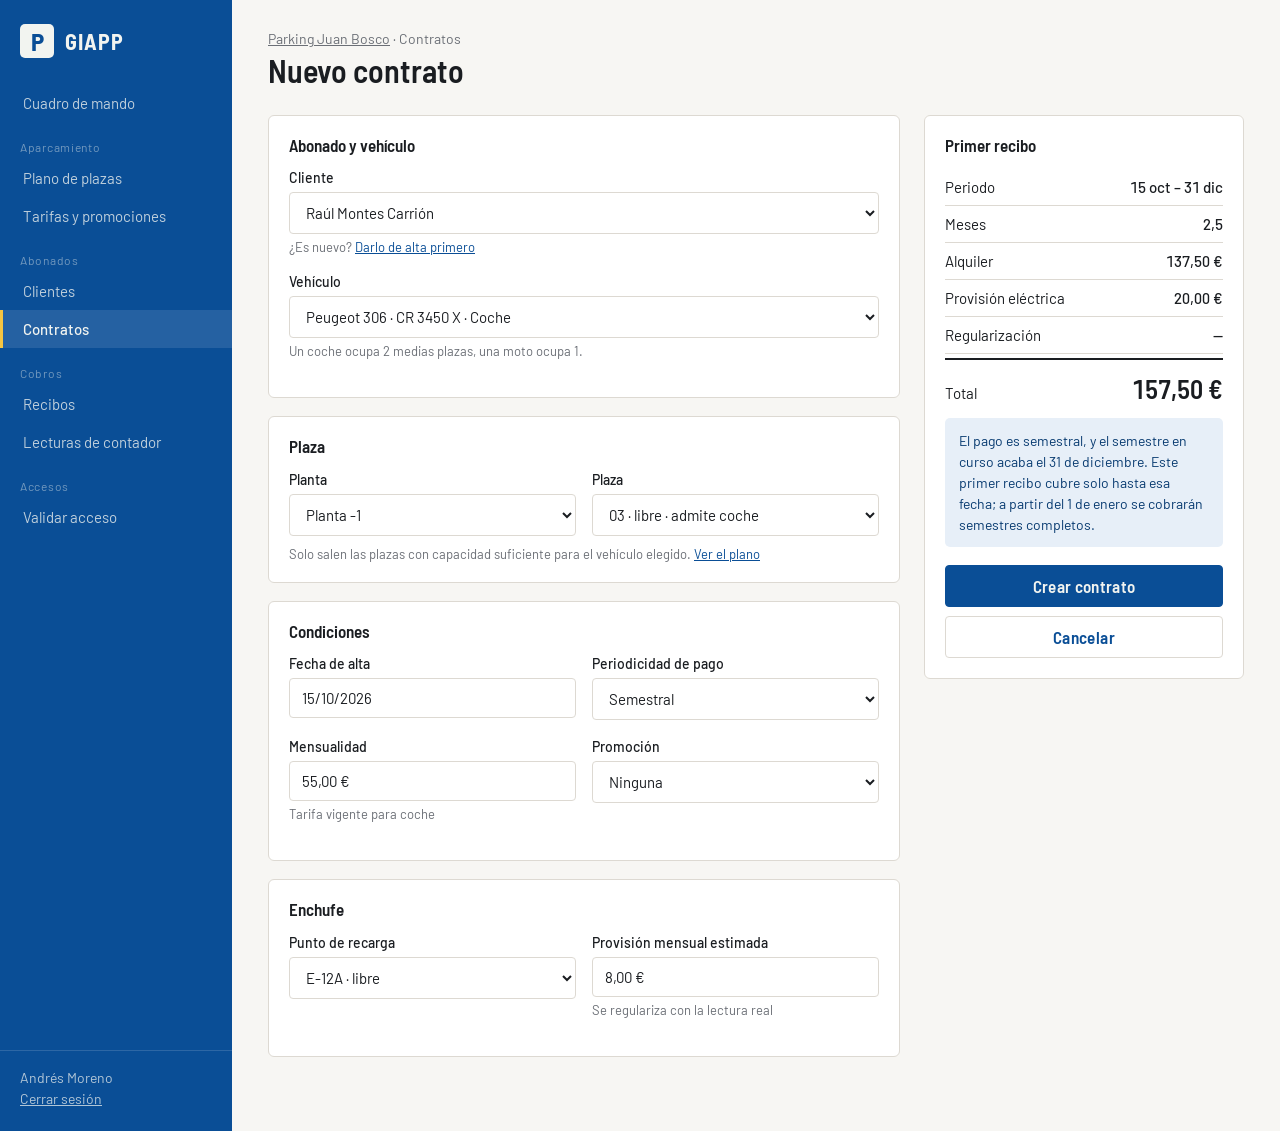
<file: docs/wireframes/P28-alta-contrato.html>
<!DOCTYPE html>
<html lang="es">
<head>
<meta charset="utf-8">
<meta name="viewport" content="width=device-width, initial-scale=1">
<title>GIAPP · P28 Nuevo contrato</title>
<link rel="preconnect" href="https://fonts.googleapis.com">
<link rel="preconnect" href="https://fonts.gstatic.com" crossorigin>
<link href="https://fonts.googleapis.com/css2?family=Barlow:wght@400;500;600&family=Barlow+Semi+Condensed:wght@500;600;700&display=swap" rel="stylesheet">
<link rel="stylesheet" href="estilos.css">
<style>
	.columnas { display: grid; grid-template-columns: minmax(0, 1fr) 320px; gap: 24px; align-items: start; }
	.par { display: grid; grid-template-columns: 1fr 1fr; gap: 0 16px; }

	.resumen { position: sticky; top: 30px; }

	.resumen .linea {
		display: flex;
		justify-content: space-between;
		gap: 12px;
		padding: 9px 0;
		border-bottom: 1px solid var(--borde);
		font-size: 15px;
	}

	.resumen .linea span:last-child { font-weight: 500; font-variant-numeric: tabular-nums; }

	.resumen .suma {
		display: flex;
		justify-content: space-between;
		align-items: baseline;
		padding-top: 13px;
		margin-top: 4px;
		border-top: 2px solid var(--tinta);
	}

	.resumen .suma b {
		font-family: 'Barlow Semi Condensed', sans-serif;
		font-weight: 600;
		font-size: 26px;
		font-variant-numeric: tabular-nums;
	}

	.prorrateo {
		background: var(--azul-suave);
		color: var(--azul-hondo);
		border-radius: 5px;
		padding: 12px 14px;
		font-size: 14px;
		line-height: 1.5;
		margin-top: 14px;
	}

	@media (max-width: 1100px) {
		.columnas { grid-template-columns: 1fr; }
		.resumen { position: static; }
	}
</style>
</head>
<body>

<div class="app">

	<aside class="lateral">
		<div class="marca">
			<div class="p">P</div>
			<div class="nombre">GIAPP</div>
		</div>
		<nav class="menu">
			<a href="P20-cuadro-mando.html">Cuadro de mando</a>
			<div class="grupo">Aparcamiento</div>
			<a href="P23-plano-plazas.html">Plano de plazas</a>
			<a href="#">Tarifas y promociones</a>
			<div class="grupo">Abonados</div>
			<a href="#">Clientes</a>
			<a class="activo" href="P28-alta-contrato.html">Contratos</a>
			<div class="grupo">Cobros</div>
			<a href="P30-impagados.html">Recibos</a>
			<a href="#">Lecturas de contador</a>
			<div class="grupo">Accesos</div>
			<a href="#">Validar acceso</a>
		</nav>
		<div class="sesion">
			Andrés Moreno
			<a href="P01-login.html">Cerrar sesión</a>
		</div>
	</aside>

	<main class="principal">

		<div class="cabecera">
			<div>
				<div class="sitio"><a href="P20-cuadro-mando.html">Parking Juan Bosco</a> · Contratos</div>
				<h1>Nuevo contrato</h1>
			</div>
		</div>

		<form class="columnas" action="#" method="post">

			<div>

				<div class="tarjeta">
					<h3>Abonado y vehículo</h3>

					<div class="campo">
						<label for="cliente">Cliente</label>
						<select id="cliente">
							<option>Raúl Montes Carrión</option>
							<option>Marta Ruiz Delgado</option>
							<option>Nuria Bermejo Gil</option>
						</select>
						<div class="ayuda">¿Es nuevo? <a href="#">Darlo de alta primero</a></div>
					</div>

					<div class="campo">
						<label for="vehiculo">Vehículo</label>
						<select id="vehiculo">
							<option>Peugeot 306 · CR 3450 X · Coche</option>
							<option>Honda PCX · 9087 MNB · Moto</option>
						</select>
						<div class="ayuda">Un coche ocupa 2 medias plazas, una moto ocupa 1.</div>
					</div>
				</div>

				<div class="tarjeta">
					<h3>Plaza</h3>

					<div class="par">
						<div class="campo">
							<label for="planta">Planta</label>
							<select id="planta">
								<option>Planta -1</option>
								<option>Planta -2</option>
								<option>Planta -3</option>
							</select>
						</div>
						<div class="campo">
							<label for="plaza">Plaza</label>
							<select id="plaza">
								<option>03 · libre · admite coche</option>
								<option>08 · libre · admite coche</option>
								<option>19 · libre · admite coche</option>
								<option>14 · media libre · solo motos</option>
							</select>
						</div>
					</div>

					<div class="ayuda" style="margin-top:-8px">
						Solo salen las plazas con capacidad suficiente para el vehículo elegido.
						<a href="P23-plano-plazas.html">Ver el plano</a>
					</div>
				</div>

				<div class="tarjeta">
					<h3>Condiciones</h3>

					<div class="par">
						<div class="campo">
							<label for="inicio">Fecha de alta</label>
							<input type="text" id="inicio" value="15/10/2026">
						</div>
						<div class="campo">
							<label for="periodicidad">Periodicidad de pago</label>
							<select id="periodicidad">
								<option>Mensual</option>
								<option>Trimestral</option>
								<option selected>Semestral</option>
								<option>Anual</option>
							</select>
						</div>
					</div>

					<div class="par">
						<div class="campo">
							<label for="precio">Mensualidad</label>
							<input type="text" id="precio" value="55,00 €">
							<div class="ayuda">Tarifa vigente para coche</div>
						</div>
						<div class="campo">
							<label for="promo">Promoción</label>
							<select id="promo">
								<option>Ninguna</option>
								<option>OTONO26 · 10 % de descuento</option>
							</select>
						</div>
					</div>
				</div>

				<div class="tarjeta">
					<h3>Enchufe</h3>
					<div class="par">
						<div class="campo">
							<label for="enchufe">Punto de recarga</label>
							<select id="enchufe">
								<option>Sin enchufe</option>
								<option selected>E-12A · libre</option>
							</select>
						</div>
						<div class="campo">
							<label for="provision">Provisión mensual estimada</label>
							<input type="text" id="provision" value="8,00 €">
							<div class="ayuda">Se regulariza con la lectura real</div>
						</div>
					</div>
				</div>

			</div>

			<aside class="tarjeta resumen">
				<h3>Primer recibo</h3>

				<div class="linea"><span>Periodo</span><span>15 oct – 31 dic</span></div>
				<div class="linea"><span>Meses</span><span>2,5</span></div>
				<div class="linea"><span>Alquiler</span><span>137,50 €</span></div>
				<div class="linea"><span>Provisión eléctrica</span><span>20,00 €</span></div>
				<div class="linea"><span>Regularización</span><span>—</span></div>

				<div class="suma">
					<span>Total</span>
					<b>157,50 €</b>
				</div>

				<div class="prorrateo">
					El pago es semestral, y el semestre en curso acaba el 31 de diciembre.
					Este primer recibo cubre solo hasta esa fecha; a partir del 1 de enero
					se cobrarán semestres completos.
				</div>

				<button class="boton ancho" style="margin-top:18px" type="submit">Crear contrato</button>
				<a class="boton secundario ancho" style="margin-top:9px" href="P20-cuadro-mando.html">Cancelar</a>
			</aside>

		</form>

	</main>

</div>

</body>
</html>
</file>
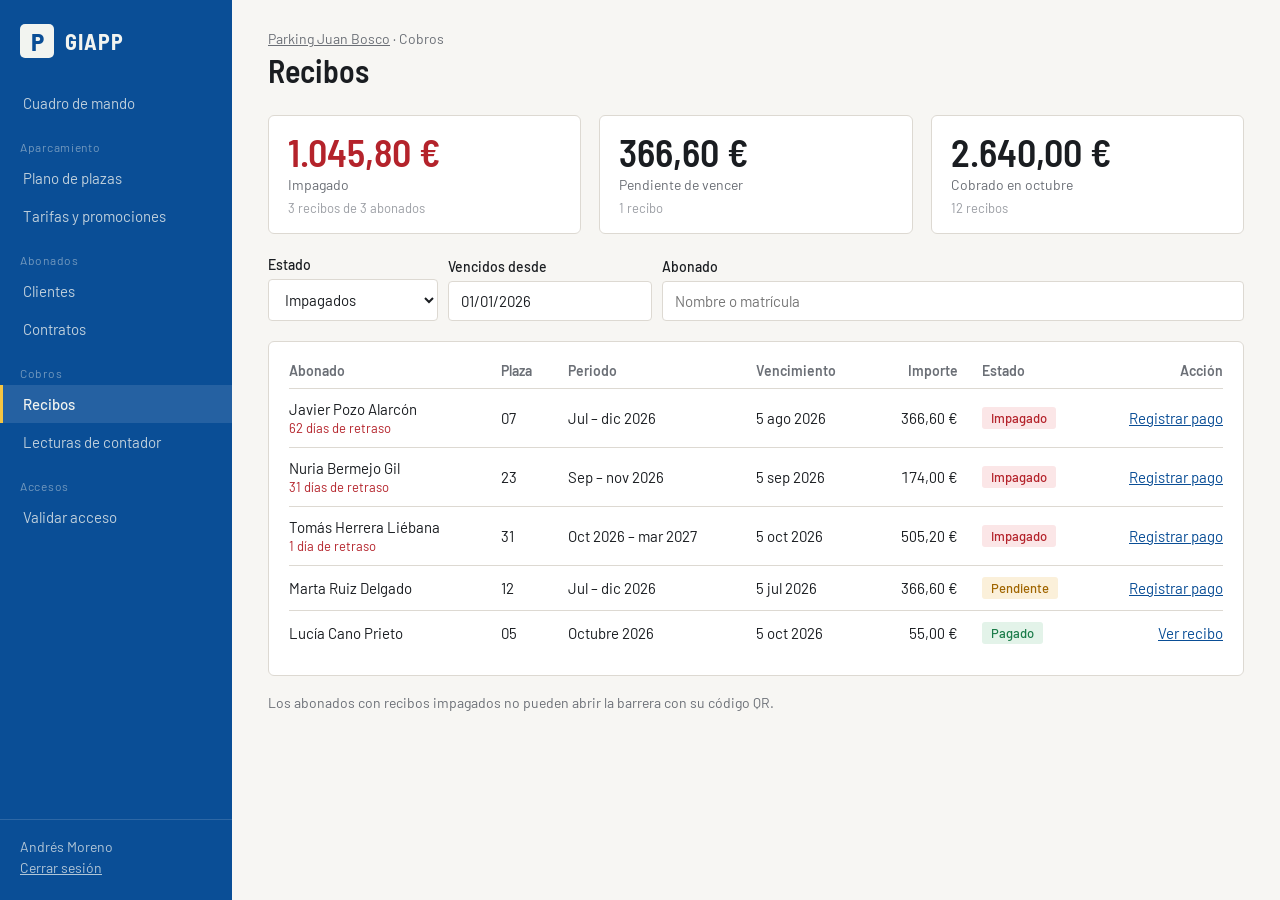
<file: docs/wireframes/P30-impagados.html>
<!DOCTYPE html>
<html lang="es">
<head>
<meta charset="utf-8">
<meta name="viewport" content="width=device-width, initial-scale=1">
<title>GIAPP · P30 Recibos</title>
<link rel="preconnect" href="https://fonts.googleapis.com">
<link rel="preconnect" href="https://fonts.gstatic.com" crossorigin>
<link href="https://fonts.googleapis.com/css2?family=Barlow:wght@400;500;600&family=Barlow+Semi+Condensed:wght@500;600;700&display=swap" rel="stylesheet">
<link rel="stylesheet" href="estilos.css">
<style>
	.filtros { display: flex; gap: 10px; flex-wrap: wrap; align-items: flex-end; margin-bottom: 20px; }
	.filtros .campo { margin-bottom: 0; }
	.filtros select, .filtros input { min-width: 170px; }
	.filtros .buscar { flex: 1; min-width: 200px; }
	.filtros .buscar input { width: 100%; }
	.dias { color: var(--mal); font-size: 13px; margin-top: 2px; }
</style>
</head>
<body>

<div class="app">

	<aside class="lateral">
		<div class="marca">
			<div class="p">P</div>
			<div class="nombre">GIAPP</div>
		</div>
		<nav class="menu">
			<a href="P20-cuadro-mando.html">Cuadro de mando</a>
			<div class="grupo">Aparcamiento</div>
			<a href="P23-plano-plazas.html">Plano de plazas</a>
			<a href="#">Tarifas y promociones</a>
			<div class="grupo">Abonados</div>
			<a href="#">Clientes</a>
			<a href="P28-alta-contrato.html">Contratos</a>
			<div class="grupo">Cobros</div>
			<a class="activo" href="P30-impagados.html">Recibos</a>
			<a href="#">Lecturas de contador</a>
			<div class="grupo">Accesos</div>
			<a href="#">Validar acceso</a>
		</nav>
		<div class="sesion">
			Andrés Moreno
			<a href="P01-login.html">Cerrar sesión</a>
		</div>
	</aside>

	<main class="principal">

		<div class="cabecera">
			<div>
				<div class="sitio"><a href="P20-cuadro-mando.html">Parking Juan Bosco</a> · Cobros</div>
				<h1>Recibos</h1>
			</div>
		</div>

		<div class="rejilla tres" style="margin-bottom:22px">
			<div class="metrica alerta">
				<span class="cifra">1.045,80 €</span>
				<div class="rotulo">Impagado</div>
				<div class="nota">3 recibos de 3 abonados</div>
			</div>
			<div class="metrica">
				<span class="cifra">366,60 €</span>
				<div class="rotulo">Pendiente de vencer</div>
				<div class="nota">1 recibo</div>
			</div>
			<div class="metrica">
				<span class="cifra">2.640,00 €</span>
				<div class="rotulo">Cobrado en octubre</div>
				<div class="nota">12 recibos</div>
			</div>
		</div>

		<div class="filtros">
			<div class="campo">
				<label for="estado">Estado</label>
				<select id="estado">
					<option>Todos</option>
					<option selected>Impagados</option>
					<option>Pendientes</option>
					<option>Pagados</option>
				</select>
			</div>
			<div class="campo">
				<label for="desde">Vencidos desde</label>
				<input type="text" id="desde" value="01/01/2026">
			</div>
			<div class="campo buscar">
				<label for="busca">Abonado</label>
				<input type="search" id="busca" placeholder="Nombre o matrícula">
			</div>
		</div>

		<div class="tarjeta">
			<table>
				<thead>
					<tr>
						<th>Abonado</th>
						<th>Plaza</th>
						<th>Periodo</th>
						<th>Vencimiento</th>
						<th class="num">Importe</th>
						<th>Estado</th>
						<th class="num">Acción</th>
					</tr>
				</thead>
				<tbody>
					<tr>
						<td>
							Javier Pozo Alarcón
							<div class="dias">62 días de retraso</div>
						</td>
						<td>07</td>
						<td>Jul – dic 2026</td>
						<td>5 ago 2026</td>
						<td class="num">366,60 €</td>
						<td><span class="estado impagado">Impagado</span></td>
						<td class="num"><a href="#">Registrar pago</a></td>
					</tr>
					<tr>
						<td>
							Nuria Bermejo Gil
							<div class="dias">31 días de retraso</div>
						</td>
						<td>23</td>
						<td>Sep – nov 2026</td>
						<td>5 sep 2026</td>
						<td class="num">174,00 €</td>
						<td><span class="estado impagado">Impagado</span></td>
						<td class="num"><a href="#">Registrar pago</a></td>
					</tr>
					<tr>
						<td>
							Tomás Herrera Liébana
							<div class="dias">1 día de retraso</div>
						</td>
						<td>31</td>
						<td>Oct 2026 – mar 2027</td>
						<td>5 oct 2026</td>
						<td class="num">505,20 €</td>
						<td><span class="estado impagado">Impagado</span></td>
						<td class="num"><a href="#">Registrar pago</a></td>
					</tr>
					<tr>
						<td>Marta Ruiz Delgado</td>
						<td>12</td>
						<td>Jul – dic 2026</td>
						<td>5 jul 2026</td>
						<td class="num">366,60 €</td>
						<td><span class="estado pendiente">Pendiente</span></td>
						<td class="num"><a href="#">Registrar pago</a></td>
					</tr>
					<tr>
						<td>Lucía Cano Prieto</td>
						<td>05</td>
						<td>Octubre 2026</td>
						<td>5 oct 2026</td>
						<td class="num">55,00 €</td>
						<td><span class="estado pagado">Pagado</span></td>
						<td class="num"><a href="#">Ver recibo</a></td>
					</tr>
				</tbody>
			</table>
		</div>

		<p style="color:var(--gris);font-size:14px">
			Los abonados con recibos impagados no pueden abrir la barrera con su código QR.
		</p>

	</main>

</div>

</body>
</html>
</file>
<file: docs/wireframes/estilos.css>
/* ===========================================================
   GIAPP - Hoja de estilos del prototipo
   Autor: Andres Moreno
   =========================================================== */

:root {
	/* Paleta */
	--azul: #0a4e96;
	--azul-hondo: #073a70;
	--azul-suave: #e7eff8;
	--linea: #f2f4f0;
	--amarillo: #f5c542;
	--papel: #f7f6f3;
	--blanco: #ffffff;
	--tinta: #1a1d21;
	--gris: #6b6f76;
	--gris-claro: #9b9ea4;
	--borde: #ddd9d2;

	/* Estados */
	--ok: #1c7c4a;
	--ok-fondo: #e3f3e9;
	--aviso: #a06500;
	--aviso-fondo: #fbf0da;
	--mal: #b4232b;
	--mal-fondo: #fbe6e7;

	/* Vehiculos */
	--carroceria: #e8e6e1;
	--cristal: #6c86a3;
	--rueda: #23272b;
}

/* Colores de carroceria: se aplican con la propiedad color,
   que el <symbol> recoge mediante fill="currentColor" */
.v { color: var(--carroceria); }
.v.blanco { color: #e8e6e1; }
.v.gris { color: #a9adb2; }
.v.negro { color: #41464c; }
.v.azul { color: #5b9bd5; }
.v.amarillo { color: #e8b73c; }

* { box-sizing: border-box; }

html, body {
	margin: 0;
	padding: 0;
}

body {
	font-family: 'Barlow', system-ui, sans-serif;
	font-size: 15px;
	color: var(--tinta);
	background: var(--papel);
	-webkit-font-smoothing: antialiased;
}

a { color: var(--azul); }

h1, h2, h3 {
	font-family: 'Barlow Semi Condensed', sans-serif;
	font-weight: 600;
	margin: 0;
	line-height: 1.15;
}

h1 { font-size: 32px; }
h2 { font-size: 21px; }
h3 { font-size: 17px; }

/* ---------- Estructura del gestor ---------- */

.app {
	display: grid;
	grid-template-columns: 232px minmax(0, 1fr);
	min-height: 100vh;
}

.lateral {
	background: var(--azul);
	color: var(--linea);
	padding: 24px 0;
	display: flex;
	flex-direction: column;
}

.marca {
	display: flex;
	align-items: center;
	gap: 11px;
	padding: 0 20px 26px;
}

.marca .p {
	width: 34px;
	height: 34px;
	border-radius: 5px;
	background: var(--linea);
	color: var(--azul);
	font-family: 'Barlow Semi Condensed', sans-serif;
	font-weight: 700;
	font-size: 25px;
	line-height: 34px;
	text-align: center;
	flex: none;
}

.marca .nombre {
	font-family: 'Barlow Semi Condensed', sans-serif;
	font-weight: 700;
	font-size: 22px;
	letter-spacing: 0.04em;
}

.menu { display: flex; flex-direction: column; }

.menu a {
	color: rgba(242, 244, 240, 0.78);
	text-decoration: none;
	padding: 10px 20px;
	font-size: 15px;
	border-left: 3px solid transparent;
}

.menu a:hover { background: rgba(255, 255, 255, 0.07); color: var(--linea); }

.menu a.activo {
	background: rgba(255, 255, 255, 0.11);
	border-left-color: var(--amarillo);
	color: var(--linea);
	font-weight: 500;
}

.menu .grupo {
	font-size: 12px;
	color: rgba(242, 244, 240, 0.45);
	padding: 18px 20px 5px;
	letter-spacing: 0.06em;
}

.sesion {
	margin-top: auto;
	padding: 18px 20px 0;
	border-top: 1px solid rgba(255, 255, 255, 0.14);
	font-size: 14px;
	color: rgba(242, 244, 240, 0.72);
}

.sesion a { color: rgba(242, 244, 240, 0.72); display: block; margin-top: 4px; }

.principal { padding: 30px 36px 56px; min-width: 0; }

.cabecera {
	display: flex;
	align-items: flex-end;
	justify-content: space-between;
	gap: 20px;
	flex-wrap: wrap;
	margin-bottom: 26px;
}

.cabecera .sitio {
	font-size: 14px;
	color: var(--gris);
	margin-bottom: 5px;
}

.cabecera .sitio a { color: var(--gris); }

/* ---------- Estructura del cliente ---------- */

.movil {
	max-width: 480px;
	margin: 0 auto;
	min-height: 100vh;
	background: var(--papel);
	display: flex;
	flex-direction: column;
	border-left: 1px solid var(--borde);
	border-right: 1px solid var(--borde);
}

.barra {
	background: var(--azul);
	color: var(--linea);
	padding: 16px 20px;
	display: flex;
	align-items: center;
	gap: 11px;
}

.barra .volver {
	color: var(--linea);
	text-decoration: none;
	font-size: 22px;
	line-height: 1;
}

.barra h1 { font-size: 21px; }

.cuerpo { flex: 1; padding: 20px; }

.pestanas {
	display: flex;
	background: var(--blanco);
	border-top: 1px solid var(--borde);
}

.pestanas a {
	flex: 1;
	text-align: center;
	padding: 11px 4px 13px;
	font-size: 12px;
	color: var(--gris);
	text-decoration: none;
	border-top: 3px solid transparent;
}

.pestanas a.activo { color: var(--azul); border-top-color: var(--azul); font-weight: 500; }

.pestanas .icono { display: block; font-size: 19px; line-height: 1.5; }

/* ---------- Piezas ---------- */

.tarjeta {
	background: var(--blanco);
	border: 1px solid var(--borde);
	border-radius: 6px;
	padding: 20px;
	margin-bottom: 18px;
}

.tarjeta > h2, .tarjeta > h3 { margin-bottom: 14px; }

.rejilla { display: grid; gap: 18px; }
.rejilla.dos { grid-template-columns: repeat(2, minmax(0, 1fr)); }
.rejilla.tres { grid-template-columns: repeat(3, minmax(0, 1fr)); }
.rejilla.cuatro { grid-template-columns: repeat(4, minmax(0, 1fr)); }

.metrica {
	background: var(--blanco);
	border: 1px solid var(--borde);
	border-radius: 6px;
	padding: 17px 19px;
}

.metrica .cifra {
	font-family: 'Barlow Semi Condensed', sans-serif;
	font-weight: 600;
	font-size: 38px;
	line-height: 1.05;
	display: block;
}

.metrica .rotulo { font-size: 14px; color: var(--gris); margin-top: 3px; }
.metrica .nota { font-size: 13px; color: var(--gris-claro); margin-top: 7px; }
.metrica.alerta .cifra { color: var(--mal); }

.medidor {
	height: 8px;
	background: var(--azul-suave);
	border-radius: 4px;
	overflow: hidden;
	margin-top: 11px;
}

.medidor span { display: block; height: 100%; background: var(--azul); border-radius: 4px; }

/* Tablas */

table { width: 100%; border-collapse: collapse; font-size: 15px; }

th {
	text-align: left;
	font-weight: 600;
	font-size: 14px;
	color: var(--gris);
	padding: 0 12px 9px;
	border-bottom: 1px solid var(--borde);
}

td { padding: 11px 12px; border-bottom: 1px solid var(--borde); }
tr:last-child td { border-bottom: none; }
th:first-child, td:first-child { padding-left: 0; }
th:last-child, td:last-child { padding-right: 0; }
.num { text-align: right; font-variant-numeric: tabular-nums; }

/* Etiquetas de estado: color + texto, nunca color solo */

.estado {
	display: inline-block;
	font-size: 13px;
	font-weight: 500;
	padding: 3px 9px;
	border-radius: 3px;
	white-space: nowrap;
}

.estado.pagado { background: var(--ok-fondo); color: var(--ok); }
.estado.pendiente { background: var(--aviso-fondo); color: var(--aviso); }
.estado.impagado { background: var(--mal-fondo); color: var(--mal); }
.estado.activo { background: var(--azul-suave); color: var(--azul-hondo); }

/* Botones */

.boton {
	display: inline-block;
	font-family: 'Barlow Semi Condensed', sans-serif;
	font-weight: 600;
	font-size: 17px;
	letter-spacing: 0.02em;
	color: var(--linea);
	background: var(--azul);
	border: 1px solid var(--azul);
	border-radius: 4px;
	padding: 10px 20px;
	cursor: pointer;
	text-decoration: none;
	text-align: center;
}

.boton:hover { background: var(--azul-hondo); border-color: var(--azul-hondo); }
.boton:focus-visible { outline: 3px solid var(--amarillo); outline-offset: 2px; }
.boton.ancho { display: block; width: 100%; }

.boton.secundario { background: var(--blanco); color: var(--azul); border-color: var(--borde); }
.boton.secundario:hover { background: var(--azul-suave); }

/* Formularios */

.campo { margin-bottom: 18px; }

label { display: block; font-size: 14px; font-weight: 500; margin-bottom: 6px; }

input, select, textarea {
	width: 100%;
	font-family: inherit;
	font-size: 15px;
	color: var(--tinta);
	padding: 10px 12px;
	border: 1px solid var(--borde);
	border-radius: 4px;
	background: var(--blanco);
}

input:focus, select:focus, textarea:focus {
	outline: none;
	border-color: var(--azul);
	box-shadow: 0 0 0 3px rgba(10, 78, 150, 0.16);
}

.ayuda { font-size: 13px; color: var(--gris); margin-top: 5px; }

.lista-datos { font-size: 15px; }
.lista-datos div { display: flex; justify-content: space-between; gap: 16px; padding: 9px 0; border-bottom: 1px solid var(--borde); }
.lista-datos div:last-child { border-bottom: none; }
.lista-datos dt { color: var(--gris); }
.lista-datos dd { margin: 0; font-weight: 500; text-align: right; }

/* ---------- Plano de plazas ---------- */

.planta {
	display: grid;
	grid-template-columns: repeat(auto-fill, minmax(84px, 1fr));
	gap: 6px;
	background: var(--azul);
	padding: 14px;
	border-radius: 6px;
}

.plaza {
	position: relative;
	aspect-ratio: 3 / 5;
	border: 2px solid var(--linea);
	border-top: none;
	background: rgba(255, 255, 255, 0.05);
	display: flex;
	flex-direction: column;
	align-items: center;
	justify-content: center;
	text-decoration: none;
	padding: 4px;
}

.plaza:hover { background: rgba(255, 255, 255, 0.24); }

.plaza.libre { background: rgba(255, 255, 255, 0.17); }

.plaza .num {
	position: absolute;
	top: 4px;
	left: 6px;
	font-family: 'Barlow Semi Condensed', sans-serif;
	font-weight: 600;
	font-size: 15px;
	color: var(--linea);
}

.plaza.libre .num { color: rgba(242, 244, 240, 0.5); }
.plaza.media { border-color: var(--amarillo); }
.plaza.media .num { color: var(--amarillo); }
.plaza.baja { border-style: dashed; border-color: rgba(242, 244, 240, 0.4); }
.plaza.baja .num { color: rgba(242, 244, 240, 0.4); }

.plaza svg { width: 60%; height: auto; }
.plaza .mitad { height: 50%; display: flex; align-items: center; justify-content: center; width: 100%; }
.plaza .mitad + .mitad { border-top: 2px dashed var(--amarillo); }
.plaza .mitad svg { width: 48%; }
.plaza .mitad.libre { background: rgba(255, 255, 255, 0.17); }

.leyenda {
	display: flex;
	gap: 22px;
	flex-wrap: wrap;
	font-size: 14px;
	color: var(--gris);
	margin-top: 14px;
}

.leyenda span { display: flex; align-items: center; gap: 8px; }

/* Cada muestra es una plaza en miniatura, con los mismos codigos que el plano */
.muestra {
	width: 20px;
	height: 29px;
	flex: none;
	position: relative;
	background: #1a5a9d;
	border: 2px solid var(--linea);
	border-top: none;
	box-shadow: 0 0 0 1px var(--borde);
}

.muestra.libre { background: #3e7cb8; }

.muestra.compartida { border-color: var(--amarillo); }

.muestra.compartida::after {
	content: "";
	position: absolute;
	left: 0;
	right: 0;
	top: 50%;
	border-top: 2px dashed var(--amarillo);
}

.muestra.fuera { border-style: dashed; border-color: rgba(242, 244, 240, 0.75); }

@media (max-width: 900px) {
	.app { grid-template-columns: 1fr; }
	.lateral { padding: 16px 0; }
	.menu { flex-direction: row; overflow-x: auto; }
	.menu .grupo, .sesion { display: none; }
	.menu a { border-left: none; border-bottom: 3px solid transparent; white-space: nowrap; }
	.menu a.activo { border-left-color: transparent; border-bottom-color: var(--amarillo); }
	.principal { padding: 22px 20px 40px; }
	.rejilla.cuatro, .rejilla.tres { grid-template-columns: repeat(2, minmax(0, 1fr)); }
	.rejilla.dos { grid-template-columns: 1fr; }
}

@media (prefers-reduced-motion: reduce) {
	* { transition: none !important; }
}
</file>
